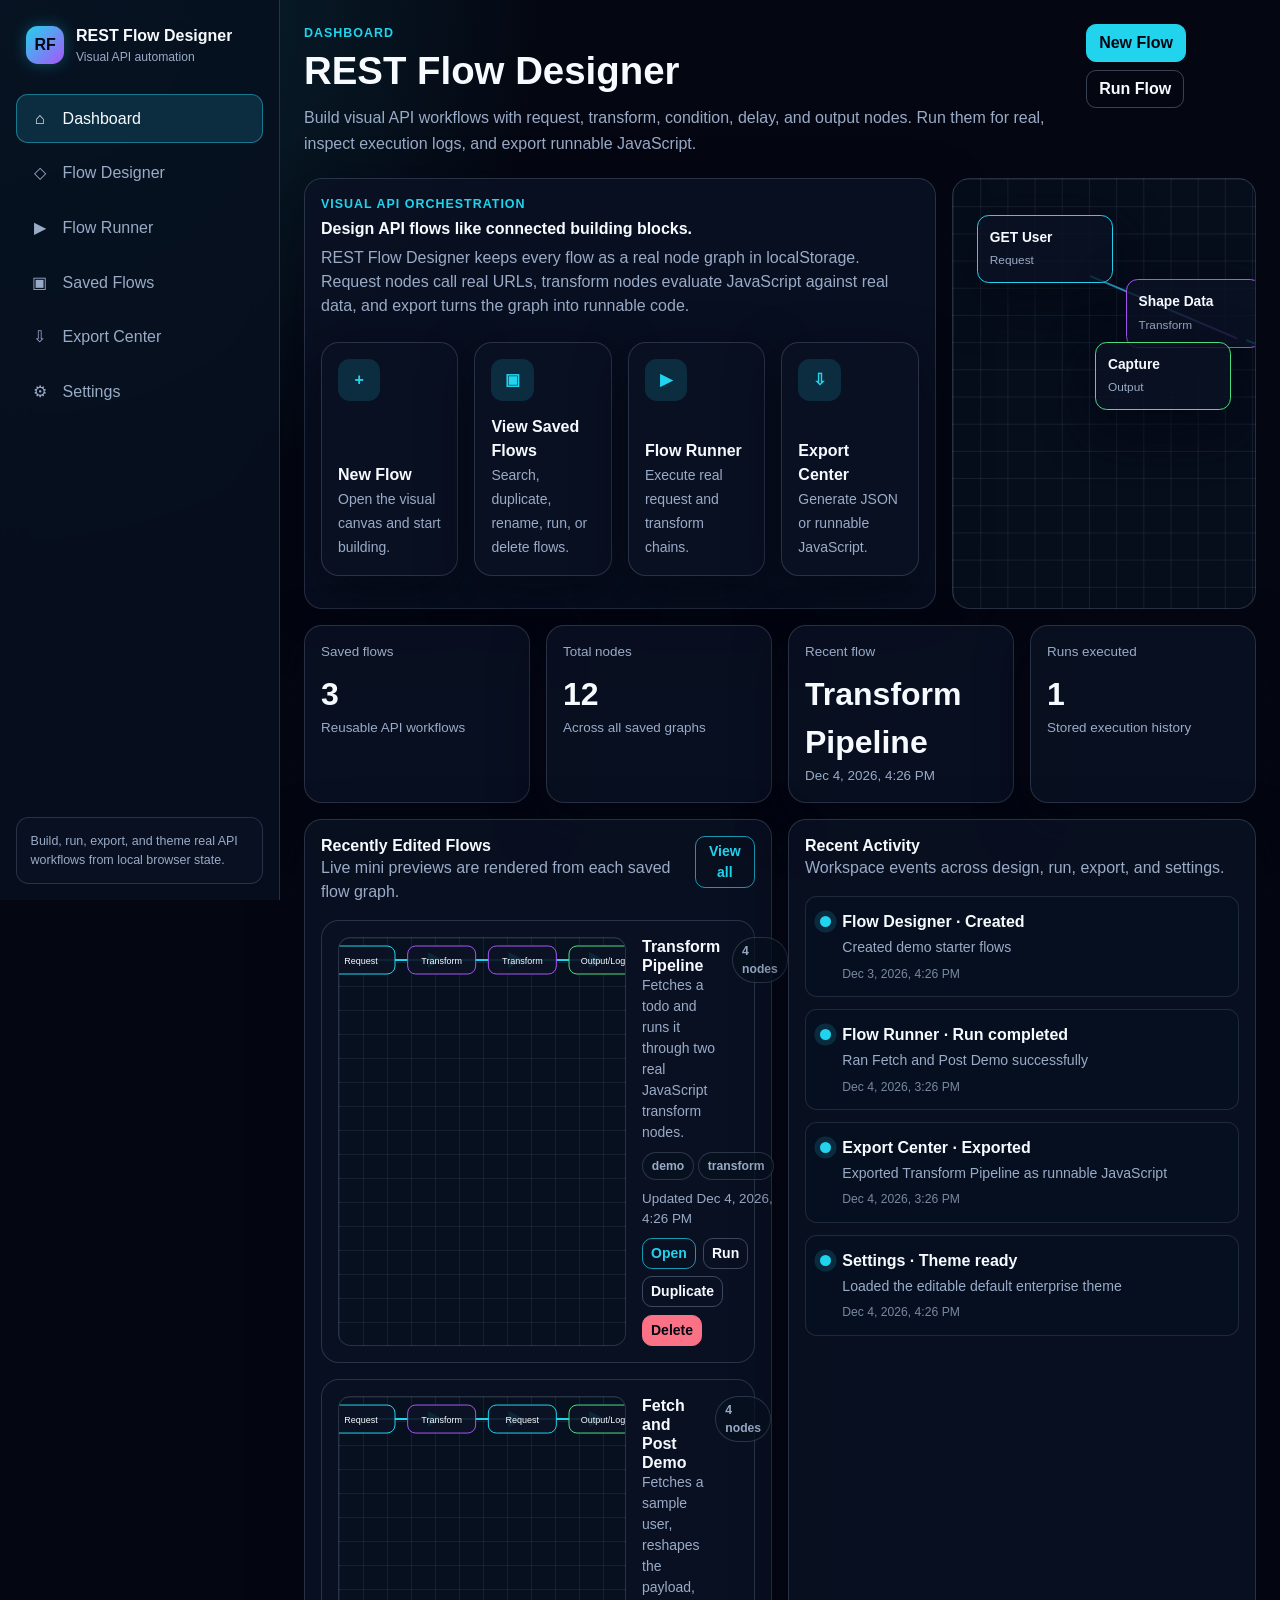
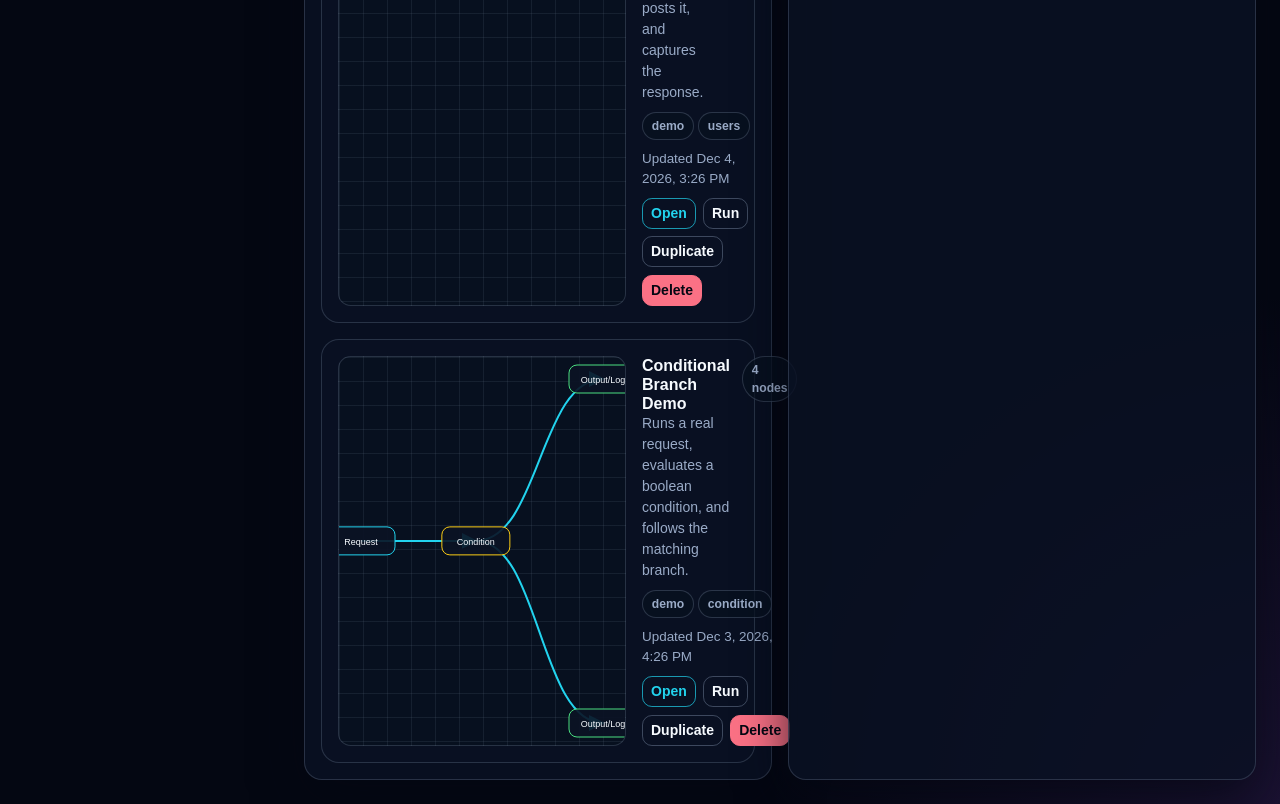
<file: index.html>
<!doctype html>
<html lang="en">
  <head>
    <meta charset="utf-8" />
    <meta name="viewport" content="width=device-width, initial-scale=1" />
    <title>REST Flow Designer | Dashboard</title>
    <link rel="icon" type="image/svg+xml" href="assets/favicon.svg" />
    <link rel="preconnect" href="https://fonts.googleapis.com" />
    <link rel="preconnect" href="https://fonts.gstatic.com" crossorigin />
    <link rel="stylesheet" href="https://fonts.googleapis.com/css2?family=Onest:wght@400;500;600;700&display=swap" />
    <meta
      name="description"
      content="An interactive browser-based visual workflow builder for designing and running real API flows — HTTP requests, transforms, conditions, and delays — with real execution and runnable code export."
    />
    <link rel="canonical" href="https://fazal305.github.io/rest-flow-designer/" />
    <meta property="og:type" content="website" />
    <meta property="og:url" content="https://fazal305.github.io/rest-flow-designer/" />
    <meta property="og:title" content="REST Flow Designer | Dashboard" />
    <meta
      property="og:description"
      content="An interactive browser-based visual workflow builder for designing and running real API flows — HTTP requests, transforms, conditions, and delays — with real execution and runnable code export."
    />
    <meta name="twitter:card" content="summary_large_image" />
    <meta name="twitter:title" content="REST Flow Designer | Dashboard" />
    <meta
      name="twitter:description"
      content="An interactive browser-based visual workflow builder for designing and running real API flows — HTTP requests, transforms, conditions, and delays — with real execution and runnable code export."
    />
    <link rel="preconnect" href="https://cdn.jsdelivr.net" />
    <link
      rel="stylesheet"
      href="https://cdn.jsdelivr.net/npm/bootstrap@5.3.3/dist/css/bootstrap.min.css"
    />
    <link rel="stylesheet" href="styles.css" />
    <link rel="stylesheet" href="css/dashboard.css" />
  </head>
  <body>
    <div class="app-shell">
      <div data-sidebar></div>

      <main class="app-main">
        <section class="page-header">
          <div>
            <p class="page-kicker">Dashboard</p>
            <h1 class="page-title">REST Flow Designer</h1>
            <p class="page-description">
              Build visual API workflows with request, transform, condition,
              delay, and output nodes. Run them for real, inspect execution
              logs, and export runnable JavaScript.
            </p>
          </div>
          <div class="d-flex gap-2 flex-wrap">
            <a class="btn btn-primary" href="flow-designer.html">New Flow</a>
            <a class="btn btn-outline-light" href="flow-runner.html"
              >Run Flow</a
            >
          </div>
        </section>

        <section class="dashboard-hero">
          <div class="app-card">
            <p class="page-kicker">Visual API orchestration</p>
            <h2 class="card-title mb-2">
              Design API flows like connected building blocks.
            </h2>
            <p class="card-text">
              REST Flow Designer keeps every flow as a real node graph in
              localStorage. Request nodes call real URLs, transform nodes
              evaluate JavaScript against real data, and export turns the graph
              into runnable code.
            </p>
            <div
              class="quick-action-grid grid-4 content-grid mt-4"
              id="quickActions"
            ></div>
          </div>

          <div
            class="hero-flow-strip"
            aria-label="Example API workflow illustration"
          >
            <div class="hero-line one"></div>
            <div class="hero-line two"></div>
            <div class="hero-node request">
              <div class="hero-node-title">GET User</div>
              <div class="hero-node-subtitle">Request</div>
            </div>
            <div class="hero-node transform">
              <div class="hero-node-title">Shape Data</div>
              <div class="hero-node-subtitle">Transform</div>
            </div>
            <div class="hero-node output">
              <div class="hero-node-title">Capture</div>
              <div class="hero-node-subtitle">Output</div>
            </div>
          </div>
        </section>

        <section
          class="stats-grid grid-4 content-grid"
          id="dashboardStats"
          aria-label="Workspace statistics"
        ></section>

        <section class="grid-2 content-grid">
          <div class="panel">
            <div
              class="d-flex justify-content-between align-items-start gap-3 mb-3"
            >
              <div>
                <h2 class="panel-title">Recently Edited Flows</h2>
                <p class="panel-text mb-0">
                  Live mini previews are rendered from each saved flow graph.
                </p>
              </div>
              <a class="btn btn-sm btn-outline-primary" href="saved-flows.html"
                >View all</a
              >
            </div>
            <div class="content-grid" id="recentFlows"></div>
          </div>

          <div class="panel">
            <div
              class="d-flex justify-content-between align-items-start gap-3 mb-3"
            >
              <div>
                <h2 class="panel-title">Recent Activity</h2>
                <p class="panel-text mb-0">
                  Workspace events across design, run, export, and settings.
                </p>
              </div>
            </div>
            <div class="activity-list" id="activityLog"></div>
          </div>
        </section>
      </main>
    </div>

    <script src="https://code.jquery.com/jquery-3.7.1.min.js"></script>
    <script src="https://cdn.jsdelivr.net/npm/bootstrap@5.3.3/dist/js/bootstrap.bundle.min.js"></script>
    <script src="js/shared.js"></script>
    <script src="js/dashboard.js"></script>
  </body>
</html>
</file>
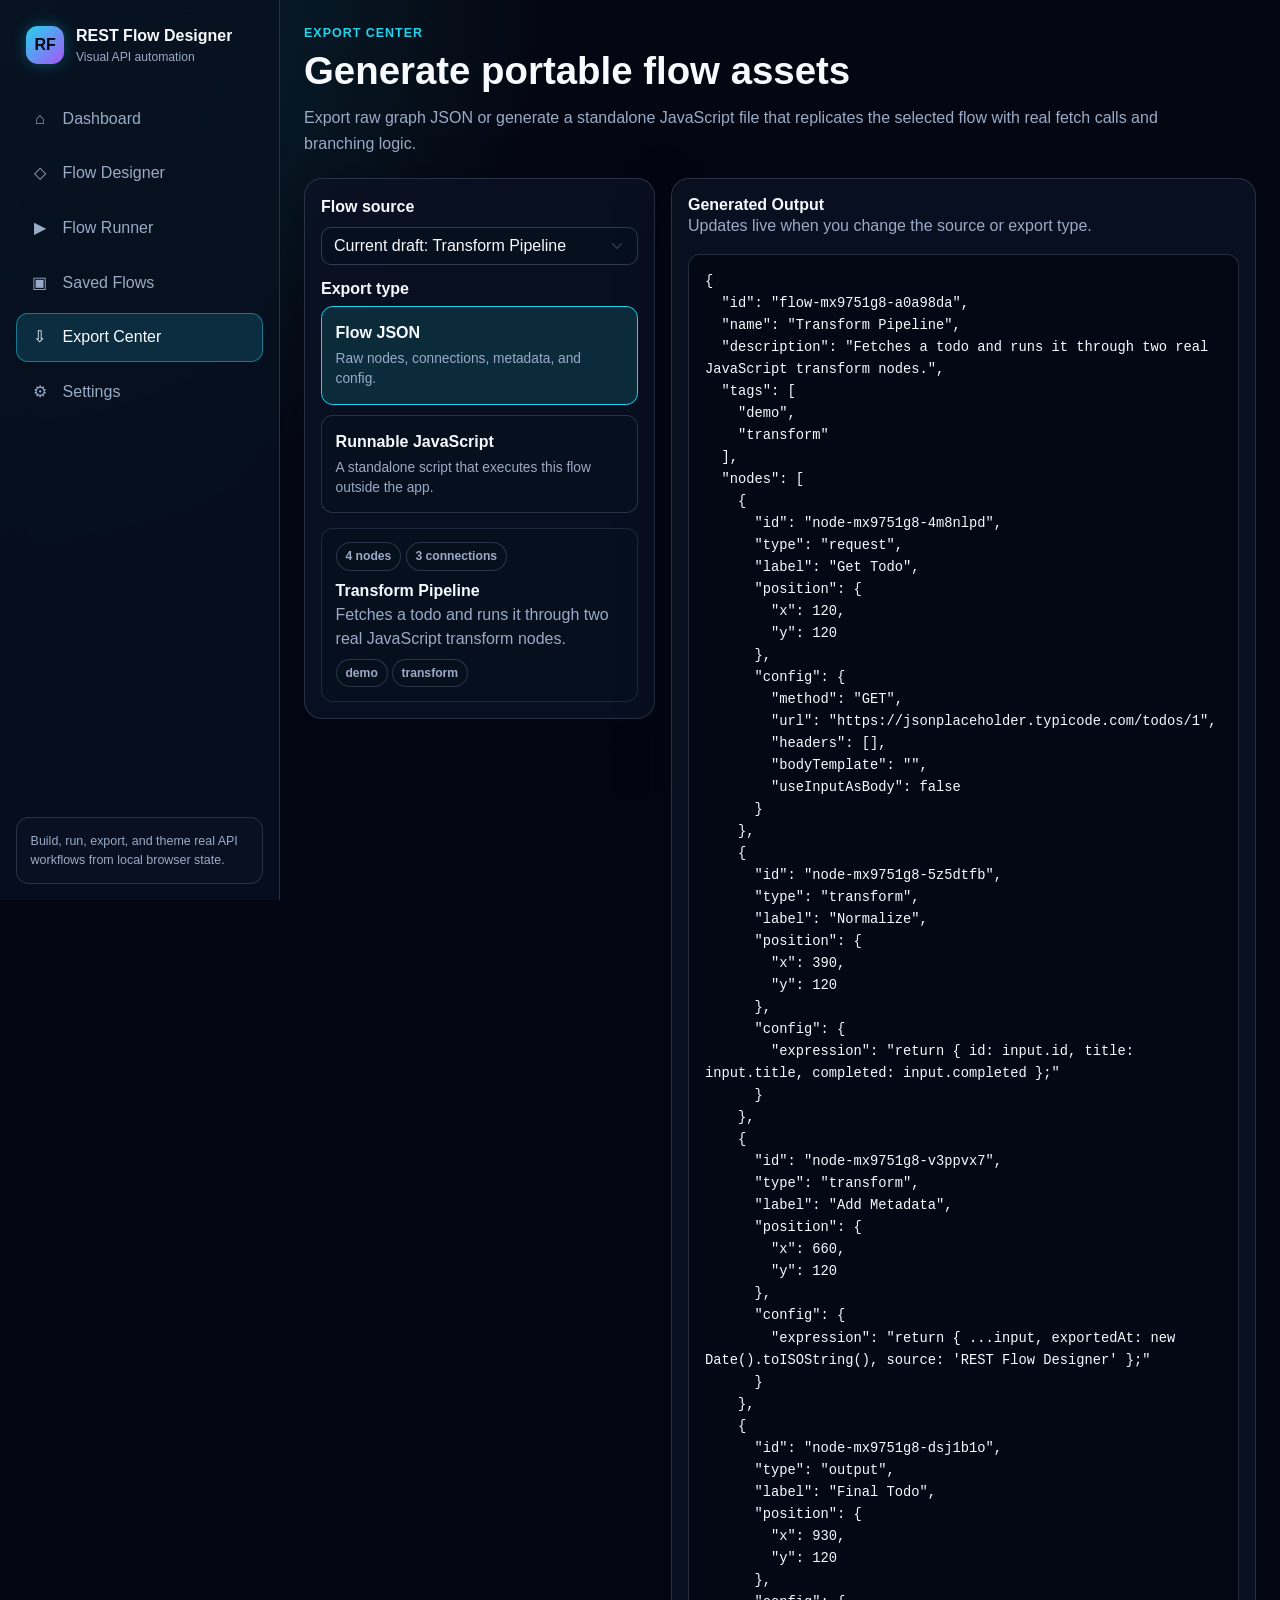
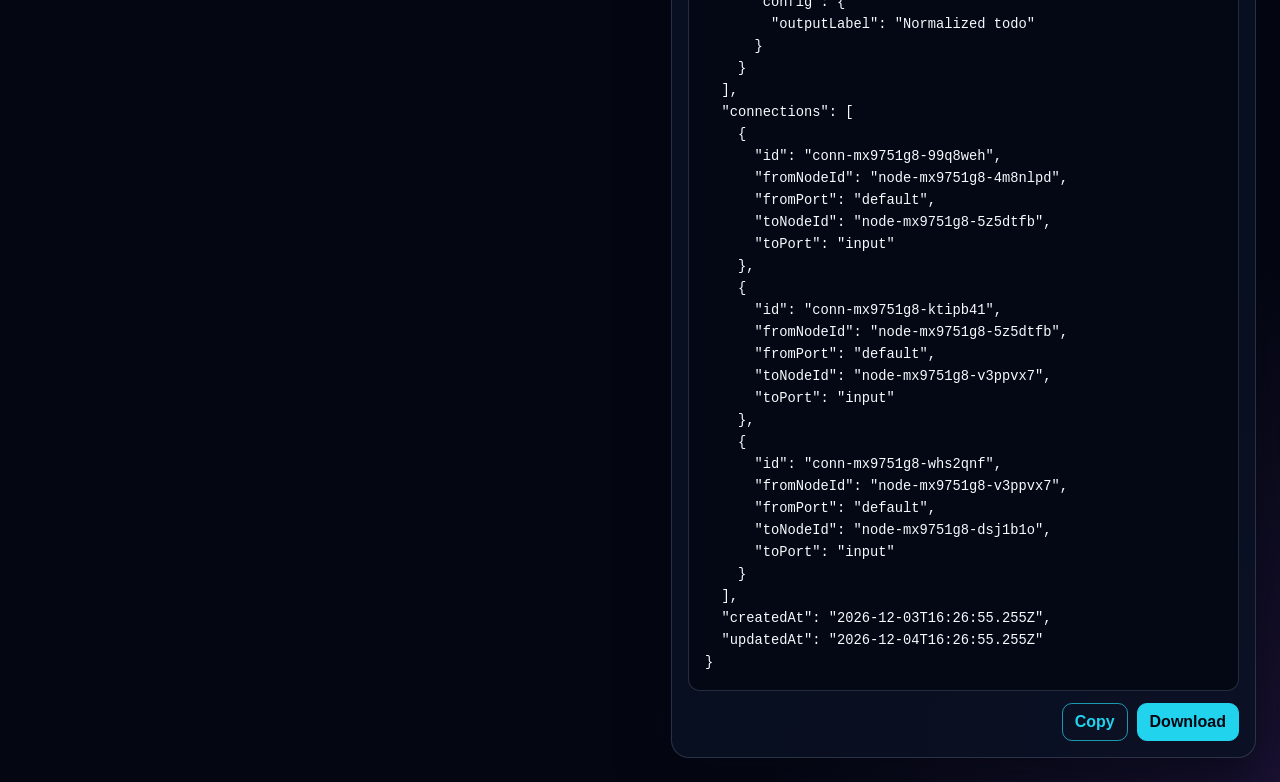
<file: export.html>
<!doctype html>
<html lang="en">
  <head>
    <meta charset="utf-8" />
    <meta name="viewport" content="width=device-width, initial-scale=1" />
    <title>REST Flow Designer | Export Center</title>
    <link rel="icon" type="image/svg+xml" href="assets/favicon.svg" />
    <link rel="preconnect" href="https://fonts.googleapis.com" />
    <link rel="preconnect" href="https://fonts.gstatic.com" crossorigin />
    <link rel="stylesheet" href="https://fonts.googleapis.com/css2?family=Onest:wght@400;500;600;700&display=swap" />
    <meta
      name="description"
      content="Export a saved API flow as raw graph JSON or generate a standalone runnable JavaScript file that replicates it with real fetch calls and branching logic."
    />
    <link rel="canonical" href="https://fazal305.github.io/rest-flow-designer/export.html" />
    <meta property="og:type" content="website" />
    <meta property="og:url" content="https://fazal305.github.io/rest-flow-designer/export.html" />
    <meta property="og:title" content="REST Flow Designer | Export Center" />
    <meta
      property="og:description"
      content="Export a saved API flow as raw graph JSON or generate a standalone runnable JavaScript file that replicates it with real fetch calls and branching logic."
    />
    <meta name="twitter:card" content="summary_large_image" />
    <meta name="twitter:title" content="REST Flow Designer | Export Center" />
    <meta
      name="twitter:description"
      content="Export a saved API flow as raw graph JSON or generate a standalone runnable JavaScript file that replicates it with real fetch calls and branching logic."
    />
    <link rel="preconnect" href="https://cdn.jsdelivr.net" />
    <link
      rel="stylesheet"
      href="https://cdn.jsdelivr.net/npm/bootstrap@5.3.3/dist/css/bootstrap.min.css"
    />
    <link rel="stylesheet" href="styles.css" />
    <link rel="stylesheet" href="css/export.css" />
  </head>
  <body>
    <div class="app-shell">
      <div data-sidebar></div>
      <main class="app-main">
        <section class="page-header">
          <div>
            <p class="page-kicker">Export Center</p>
            <h1 class="page-title">Generate portable flow assets</h1>
            <p class="page-description">
              Export raw graph JSON or generate a standalone JavaScript file
              that replicates the selected flow with real fetch calls and
              branching logic.
            </p>
          </div>
        </section>

        <section class="export-layout">
          <aside class="panel export-options">
            <div>
              <label class="form-label" for="exportSource">Flow source</label>
              <select class="form-select" id="exportSource"></select>
            </div>

            <div>
              <h2 class="panel-title mb-2">Export type</h2>
              <div class="export-type-grid" id="exportTypeGrid">
                <label class="export-type-card active" data-export-card="json">
                  <input type="radio" name="exportType" value="json" checked />
                  <span class="export-type-title">Flow JSON</span>
                  <span class="export-type-copy"
                    >Raw nodes, connections, metadata, and config.</span
                  >
                </label>
                <label class="export-type-card" data-export-card="javascript">
                  <input type="radio" name="exportType" value="javascript" />
                  <span class="export-type-title">Runnable JavaScript</span>
                  <span class="export-type-copy"
                    >A standalone script that executes this flow outside the
                    app.</span
                  >
                </label>
              </div>
            </div>

            <div class="export-summary" id="exportSummary"></div>
          </aside>

          <section class="panel">
            <div
              class="d-flex justify-content-between align-items-start gap-3 mb-3"
            >
              <div>
                <h2 class="panel-title">Generated Output</h2>
                <p class="panel-text mb-0">
                  Updates live when you change the source or export type.
                </p>
              </div>
            </div>
            <pre class="code-panel export-code-panel" id="exportCode"></pre>
            <div class="export-actions">
              <button class="btn btn-outline-primary" id="copyExportBtn">
                Copy
              </button>
              <button class="btn btn-primary" id="downloadExportBtn">
                Download
              </button>
            </div>
          </section>
        </section>
      </main>
    </div>

    <script src="https://code.jquery.com/jquery-3.7.1.min.js"></script>
    <script src="https://cdn.jsdelivr.net/npm/bootstrap@5.3.3/dist/js/bootstrap.bundle.min.js"></script>
    <script src="js/shared.js"></script>
    <script src="js/export.js"></script>
  </body>
</html>
</file>
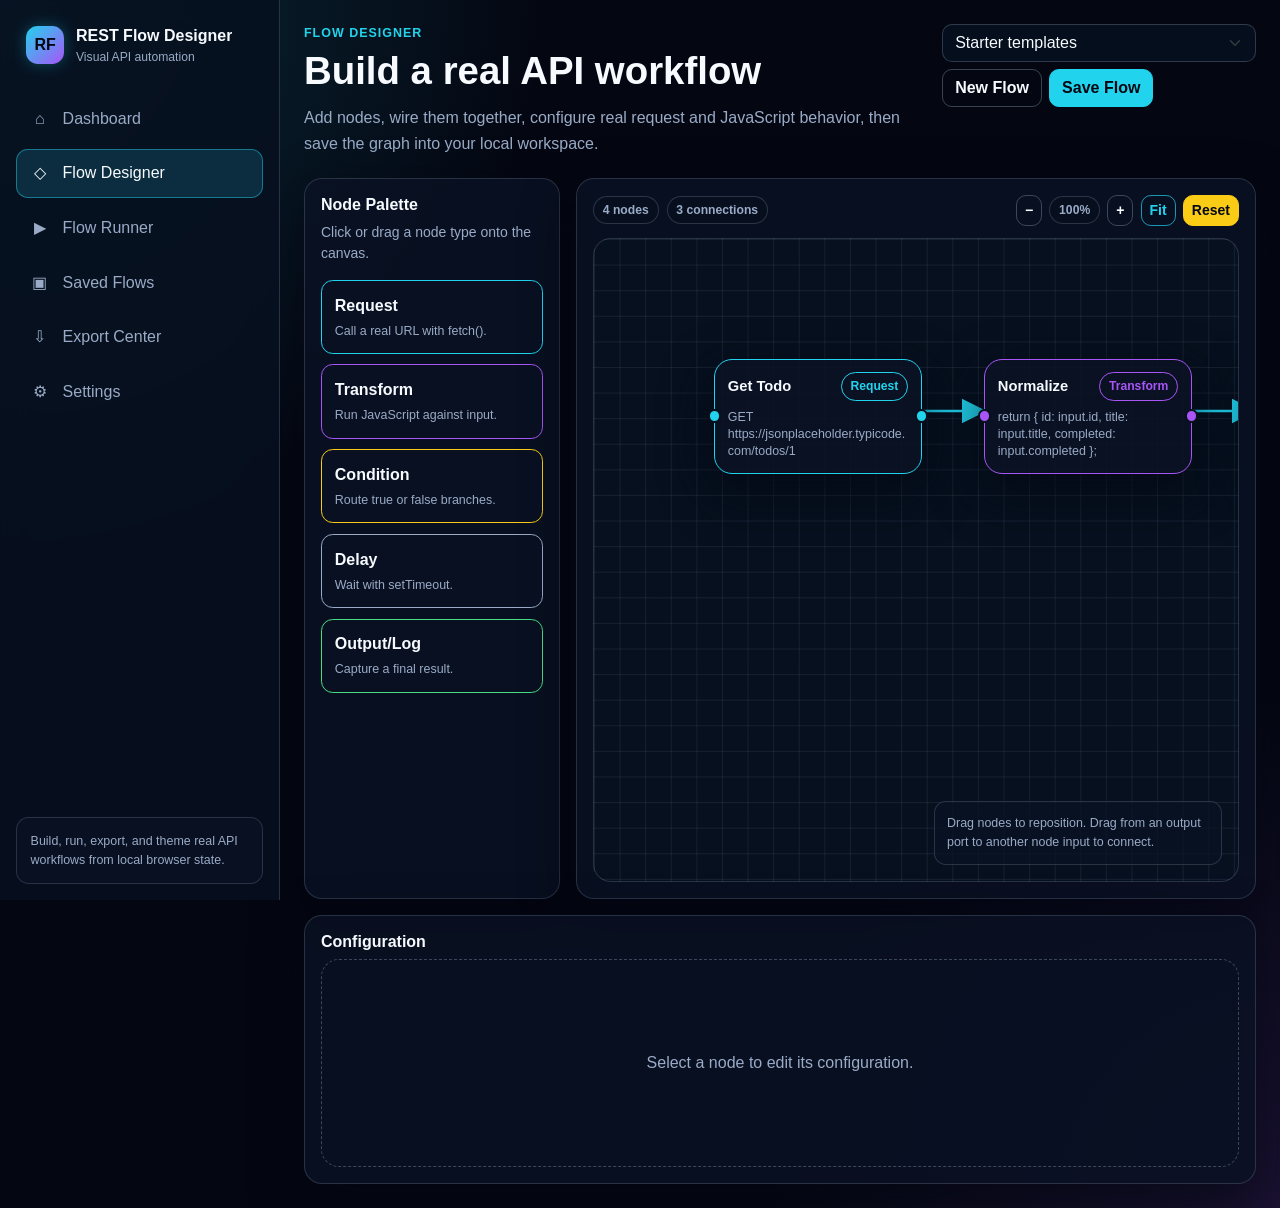
<file: flow-designer.html>
<!doctype html>
<html lang="en">
  <head>
    <meta charset="utf-8" />
    <meta name="viewport" content="width=device-width, initial-scale=1" />
    <title>REST Flow Designer | Flow Designer</title>
    <link rel="icon" type="image/svg+xml" href="assets/favicon.svg" />
    <link rel="preconnect" href="https://fonts.googleapis.com" />
    <link rel="preconnect" href="https://fonts.gstatic.com" crossorigin />
    <link rel="stylesheet" href="https://fonts.googleapis.com/css2?family=Onest:wght@400;500;600;700&display=swap" />
    <meta
      name="description"
      content="Build API workflows visually: add request, transform, condition, delay, and output nodes, wire them together, and save the graph to your local workspace."
    />
    <link rel="canonical" href="https://fazal305.github.io/rest-flow-designer/flow-designer.html" />
    <meta property="og:type" content="website" />
    <meta property="og:url" content="https://fazal305.github.io/rest-flow-designer/flow-designer.html" />
    <meta property="og:title" content="REST Flow Designer | Flow Designer" />
    <meta
      property="og:description"
      content="Build API workflows visually: add request, transform, condition, delay, and output nodes, wire them together, and save the graph to your local workspace."
    />
    <meta name="twitter:card" content="summary_large_image" />
    <meta name="twitter:title" content="REST Flow Designer | Flow Designer" />
    <meta
      name="twitter:description"
      content="Build API workflows visually: add request, transform, condition, delay, and output nodes, wire them together, and save the graph to your local workspace."
    />
    <link rel="preconnect" href="https://cdn.jsdelivr.net" />
    <link
      rel="stylesheet"
      href="https://cdn.jsdelivr.net/npm/bootstrap@5.3.3/dist/css/bootstrap.min.css"
    />
    <link rel="stylesheet" href="styles.css" />
    <link rel="stylesheet" href="css/flow-designer.css" />
  </head>
  <body>
    <div class="app-shell">
      <div data-sidebar></div>
      <main class="app-main">
        <section class="page-header">
          <div>
            <p class="page-kicker">Flow Designer</p>
            <h1 class="page-title">Build a real API workflow</h1>
            <p class="page-description">
              Add nodes, wire them together, configure real request and
              JavaScript behavior, then save the graph into your local
              workspace.
            </p>
          </div>
          <div class="toolbar-group">
            <select
              class="form-select"
              id="templateSelect"
              aria-label="Starter templates"
            ></select>
            <button class="btn btn-outline-light" id="newFlowBtn">
              New Flow
            </button>
            <button class="btn btn-primary" id="saveFlowBtn">Save Flow</button>
          </div>
        </section>

        <section class="designer-shell">
          <aside class="panel palette-panel">
            <h2 class="panel-title mb-2">Node Palette</h2>
            <p class="panel-text small">
              Click or drag a node type onto the canvas.
            </p>
            <div class="palette-list" id="paletteList"></div>
          </aside>

          <section class="panel canvas-panel">
            <div class="designer-toolbar">
              <div class="counter-strip">
                <span class="badge-token" id="nodeCount">0 nodes</span>
                <span class="badge-token" id="connectionCount"
                  >0 connections</span
                >
              </div>
              <div class="toolbar-group">
                <button class="btn btn-sm btn-outline-light" id="zoomOutBtn">
                  −
                </button>
                <span class="badge-token" id="zoomLabel">100%</span>
                <button class="btn btn-sm btn-outline-light" id="zoomInBtn">
                  +
                </button>
                <button class="btn btn-sm btn-outline-primary" id="fitBtn">
                  Fit
                </button>
                <button class="btn btn-sm btn-warning" id="resetBtn">
                  Reset
                </button>
              </div>
            </div>

            <div class="canvas-wrap" id="canvasWrap">
              <div class="flow-canvas" id="flowCanvas">
                <svg class="connection-layer" id="connectionLayer"></svg>
                <div id="nodeLayer"></div>
              </div>
              <div class="canvas-hint">
                Drag nodes to reposition. Drag from an output port to another
                node input to connect.
              </div>
            </div>
          </section>

          <aside class="panel config-panel">
            <h2 class="panel-title mb-2">Configuration</h2>
            <div id="configPanel"></div>
          </aside>
        </section>
      </main>
    </div>

    <div class="modal fade" id="saveFlowModal" tabindex="-1" aria-hidden="true">
      <div class="modal-dialog">
        <form class="modal-content" id="saveFlowForm">
          <div class="modal-header">
            <h2 class="modal-title fs-5">Save Flow</h2>
            <button
              type="button"
              class="btn-close"
              data-bs-dismiss="modal"
              aria-label="Close"
            ></button>
          </div>
          <div class="modal-body d-grid gap-3">
            <div>
              <label class="form-label" for="flowName">Name</label>
              <input class="form-control" id="flowName" required />
            </div>
            <div>
              <label class="form-label" for="flowDescription"
                >Description</label
              >
              <textarea
                class="form-control"
                id="flowDescription"
                rows="3"
              ></textarea>
            </div>
            <div>
              <label class="form-label" for="flowTags">Tags</label>
              <input
                class="form-control"
                id="flowTags"
                placeholder="demo, users, transform"
              />
            </div>
          </div>
          <div class="modal-footer">
            <button
              class="btn btn-outline-light"
              type="button"
              data-bs-dismiss="modal"
            >
              Cancel
            </button>
            <button class="btn btn-primary" type="submit">Save Flow</button>
          </div>
        </form>
      </div>
    </div>

    <script src="https://code.jquery.com/jquery-3.7.1.min.js"></script>
    <script src="https://cdn.jsdelivr.net/npm/bootstrap@5.3.3/dist/js/bootstrap.bundle.min.js"></script>
    <script src="js/shared.js"></script>
    <script src="js/flow-designer.js"></script>
  </body>
</html>
</file>
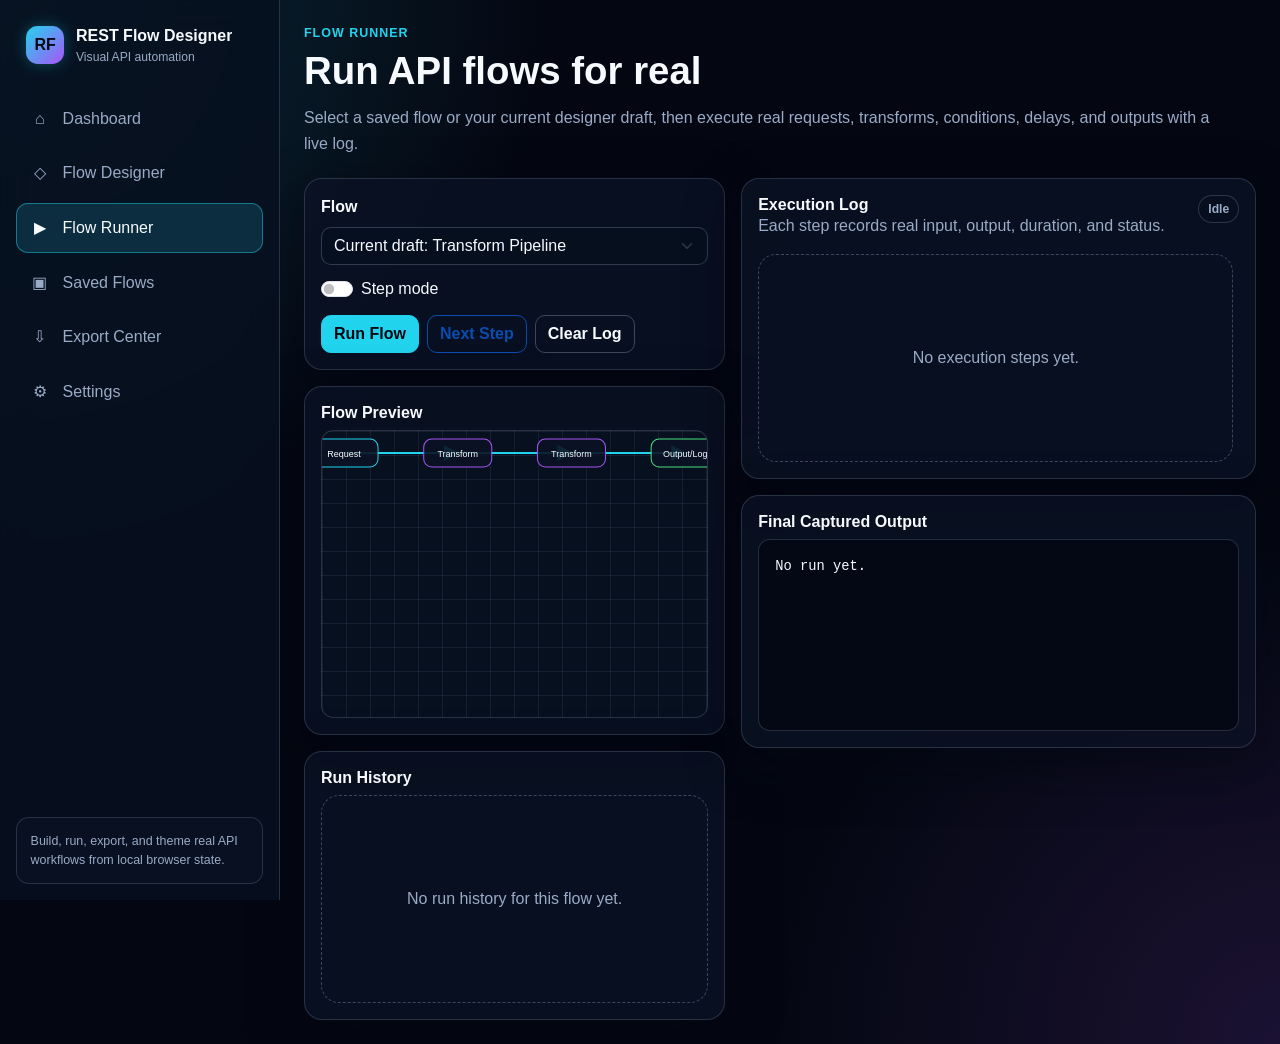
<file: flow-runner.html>
<!doctype html>
<html lang="en">
  <head>
    <meta charset="utf-8" />
    <meta name="viewport" content="width=device-width, initial-scale=1" />
    <title>REST Flow Designer | Flow Runner</title>
    <link rel="icon" type="image/svg+xml" href="assets/favicon.svg" />
    <link rel="preconnect" href="https://fonts.googleapis.com" />
    <link rel="preconnect" href="https://fonts.gstatic.com" crossorigin />
    <link rel="stylesheet" href="https://fonts.googleapis.com/css2?family=Onest:wght@400;500;600;700&display=swap" />
    <meta
      name="description"
      content="Run a saved flow or your current designer draft for real: execute live requests, transforms, conditions, and delays with a step-by-step execution log and captured output."
    />
    <link rel="canonical" href="https://fazal305.github.io/rest-flow-designer/flow-runner.html" />
    <meta property="og:type" content="website" />
    <meta property="og:url" content="https://fazal305.github.io/rest-flow-designer/flow-runner.html" />
    <meta property="og:title" content="REST Flow Designer | Flow Runner" />
    <meta
      property="og:description"
      content="Run a saved flow or your current designer draft for real: execute live requests, transforms, conditions, and delays with a step-by-step execution log and captured output."
    />
    <meta name="twitter:card" content="summary_large_image" />
    <meta name="twitter:title" content="REST Flow Designer | Flow Runner" />
    <meta
      name="twitter:description"
      content="Run a saved flow or your current designer draft for real: execute live requests, transforms, conditions, and delays with a step-by-step execution log and captured output."
    />
    <link rel="preconnect" href="https://cdn.jsdelivr.net" />
    <link
      rel="stylesheet"
      href="https://cdn.jsdelivr.net/npm/bootstrap@5.3.3/dist/css/bootstrap.min.css"
    />
    <link rel="stylesheet" href="styles.css" />
    <link rel="stylesheet" href="css/flow-runner.css" />
  </head>
  <body>
    <div class="app-shell">
      <div data-sidebar></div>
      <main class="app-main">
        <section class="page-header">
          <div>
            <p class="page-kicker">Flow Runner</p>
            <h1 class="page-title">Run API flows for real</h1>
            <p class="page-description">
              Select a saved flow or your current designer draft, then execute
              real requests, transforms, conditions, delays, and outputs with a
              live log.
            </p>
          </div>
        </section>

        <section class="runner-layout">
          <div class="content-grid">
            <div class="panel runner-controls">
              <div>
                <label class="form-label" for="flowSelect">Flow</label>
                <select class="form-select" id="flowSelect"></select>
              </div>
              <div class="form-check form-switch">
                <input
                  class="form-check-input"
                  type="checkbox"
                  role="switch"
                  id="stepModeToggle"
                />
                <label class="form-check-label" for="stepModeToggle"
                  >Step mode</label
                >
              </div>
              <div class="d-flex flex-wrap gap-2">
                <button class="btn btn-primary" id="runFlowBtn">
                  Run Flow
                </button>
                <button
                  class="btn btn-outline-primary"
                  id="nextStepBtn"
                  disabled
                >
                  Next Step
                </button>
                <button class="btn btn-outline-light" id="clearLogBtn">
                  Clear Log
                </button>
              </div>
            </div>

            <div class="panel">
              <h2 class="panel-title mb-2">Flow Preview</h2>
              <div
                class="mini-flow-preview runner-preview"
                id="runnerPreview"
              ></div>
            </div>

            <div class="panel">
              <h2 class="panel-title mb-2">Run History</h2>
              <div class="history-list" id="runHistory"></div>
            </div>
          </div>

          <div class="content-grid">
            <div class="panel">
              <div
                class="d-flex justify-content-between align-items-start gap-3 mb-3"
              >
                <div>
                  <h2 class="panel-title">Execution Log</h2>
                  <p class="panel-text mb-0">
                    Each step records real input, output, duration, and status.
                  </p>
                </div>
                <span class="badge-token" id="runStatus">Idle</span>
              </div>
              <div class="execution-log" id="executionLog"></div>
            </div>

            <div class="panel">
              <h2 class="panel-title mb-2">Final Captured Output</h2>
              <pre class="code-panel final-output" id="finalOutput">
No run yet.</pre
              >
            </div>
          </div>
        </section>
      </main>
    </div>

    <script src="https://code.jquery.com/jquery-3.7.1.min.js"></script>
    <script src="https://cdn.jsdelivr.net/npm/bootstrap@5.3.3/dist/js/bootstrap.bundle.min.js"></script>
    <script src="js/shared.js"></script>
    <script src="js/flow-runner.js"></script>
  </body>
</html>
</file>
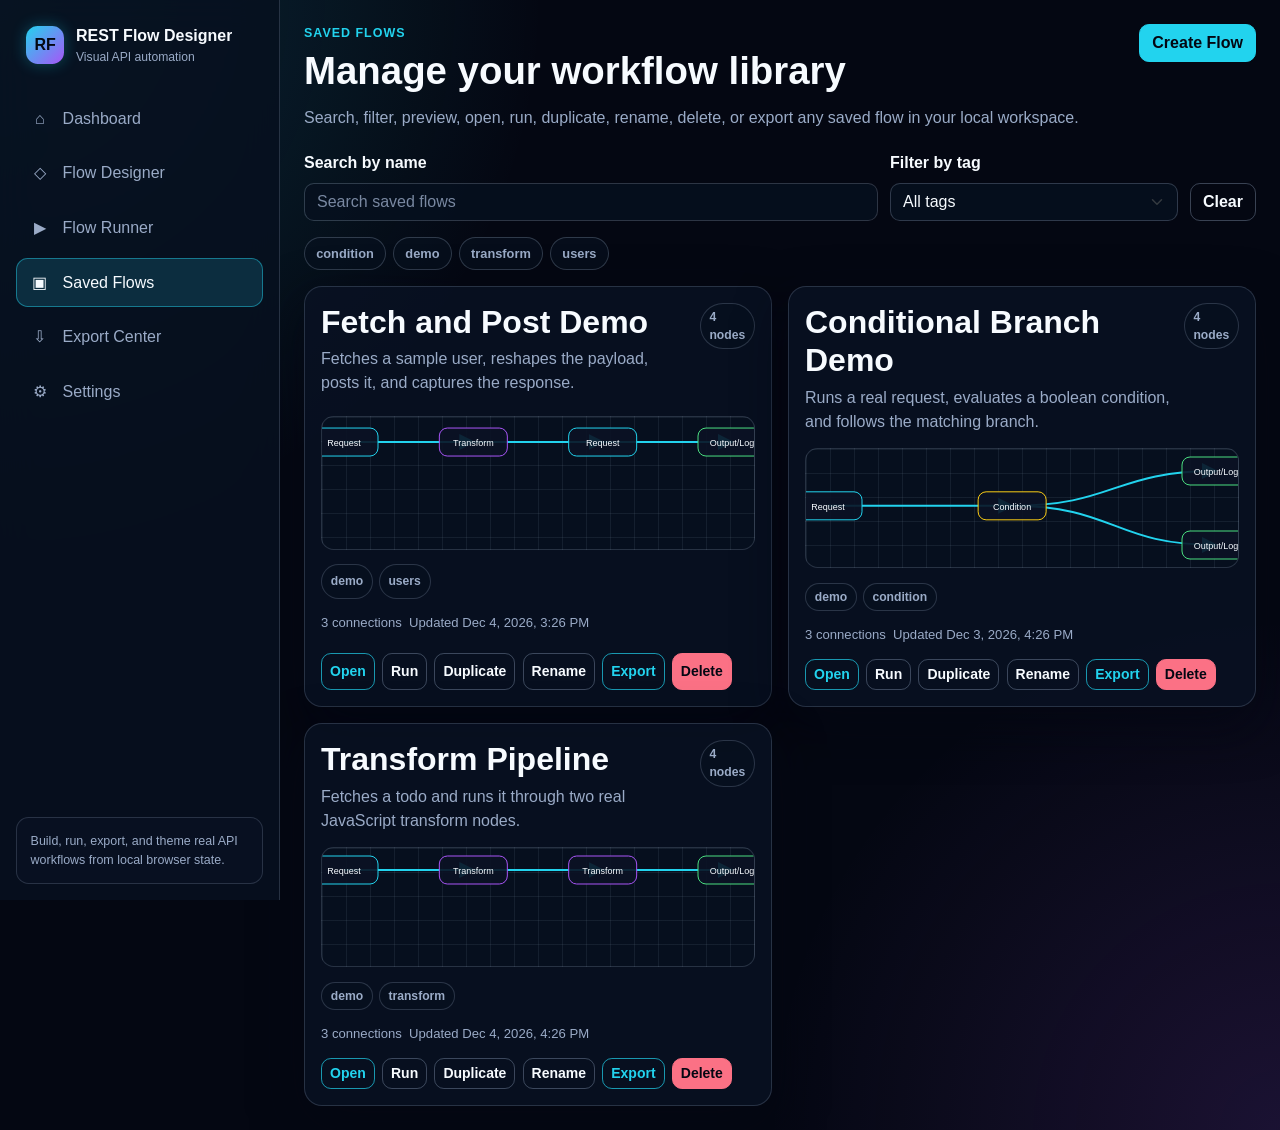
<file: saved-flows.html>
<!doctype html>
<html lang="en">
  <head>
    <meta charset="utf-8" />
    <meta name="viewport" content="width=device-width, initial-scale=1" />
    <title>REST Flow Designer | Saved Flows</title>
    <link rel="icon" type="image/svg+xml" href="assets/favicon.svg" />
    <link rel="preconnect" href="https://fonts.googleapis.com" />
    <link rel="preconnect" href="https://fonts.gstatic.com" crossorigin />
    <link rel="stylesheet" href="https://fonts.googleapis.com/css2?family=Onest:wght@400;500;600;700&display=swap" />
    <meta
      name="description"
      content="Search, filter, preview, open, run, duplicate, rename, delete, or export any saved API flow in your local REST Flow Designer workspace."
    />
    <link rel="canonical" href="https://fazal305.github.io/rest-flow-designer/saved-flows.html" />
    <meta property="og:type" content="website" />
    <meta property="og:url" content="https://fazal305.github.io/rest-flow-designer/saved-flows.html" />
    <meta property="og:title" content="REST Flow Designer | Saved Flows" />
    <meta
      property="og:description"
      content="Search, filter, preview, open, run, duplicate, rename, delete, or export any saved API flow in your local REST Flow Designer workspace."
    />
    <meta name="twitter:card" content="summary_large_image" />
    <meta name="twitter:title" content="REST Flow Designer | Saved Flows" />
    <meta
      name="twitter:description"
      content="Search, filter, preview, open, run, duplicate, rename, delete, or export any saved API flow in your local REST Flow Designer workspace."
    />
    <link rel="preconnect" href="https://cdn.jsdelivr.net" />
    <link
      rel="stylesheet"
      href="https://cdn.jsdelivr.net/npm/bootstrap@5.3.3/dist/css/bootstrap.min.css"
    />
    <link rel="stylesheet" href="styles.css" />
    <link rel="stylesheet" href="css/saved-flows.css" />
  </head>
  <body>
    <div class="app-shell">
      <div data-sidebar></div>
      <main class="app-main">
        <section class="page-header">
          <div>
            <p class="page-kicker">Saved Flows</p>
            <h1 class="page-title">Manage your workflow library</h1>
            <p class="page-description">
              Search, filter, preview, open, run, duplicate, rename, delete, or
              export any saved flow in your local workspace.
            </p>
          </div>
          <a class="btn btn-primary" href="flow-designer.html">Create Flow</a>
        </section>

        <section class="saved-toolbar">
          <div>
            <label class="form-label" for="searchInput">Search by name</label>
            <input
              class="form-control"
              id="searchInput"
              placeholder="Search saved flows"
            />
          </div>
          <div>
            <label class="form-label" for="tagFilter">Filter by tag</label>
            <select class="form-select" id="tagFilter"></select>
          </div>
          <button class="btn btn-outline-light" id="clearFiltersBtn">
            Clear
          </button>
        </section>

        <div class="filter-chip-row" id="tagChips"></div>
        <section class="saved-flow-grid" id="savedFlowGrid"></section>
      </main>
    </div>

    <div class="modal fade" id="renameModal" tabindex="-1" aria-hidden="true">
      <div class="modal-dialog">
        <form class="modal-content" id="renameForm">
          <div class="modal-header">
            <h2 class="modal-title fs-5">Rename Flow</h2>
            <button
              type="button"
              class="btn-close"
              data-bs-dismiss="modal"
              aria-label="Close"
            ></button>
          </div>
          <div class="modal-body">
            <input type="hidden" id="renameFlowId" />
            <label class="form-label" for="renameFlowName">New name</label>
            <input class="form-control" id="renameFlowName" required />
          </div>
          <div class="modal-footer">
            <button
              class="btn btn-outline-light"
              type="button"
              data-bs-dismiss="modal"
            >
              Cancel
            </button>
            <button class="btn btn-primary" type="submit">Rename</button>
          </div>
        </form>
      </div>
    </div>

    <script src="https://code.jquery.com/jquery-3.7.1.min.js"></script>
    <script src="https://cdn.jsdelivr.net/npm/bootstrap@5.3.3/dist/js/bootstrap.bundle.min.js"></script>
    <script src="js/shared.js"></script>
    <script src="js/saved-flows.js"></script>
  </body>
</html>
</file>
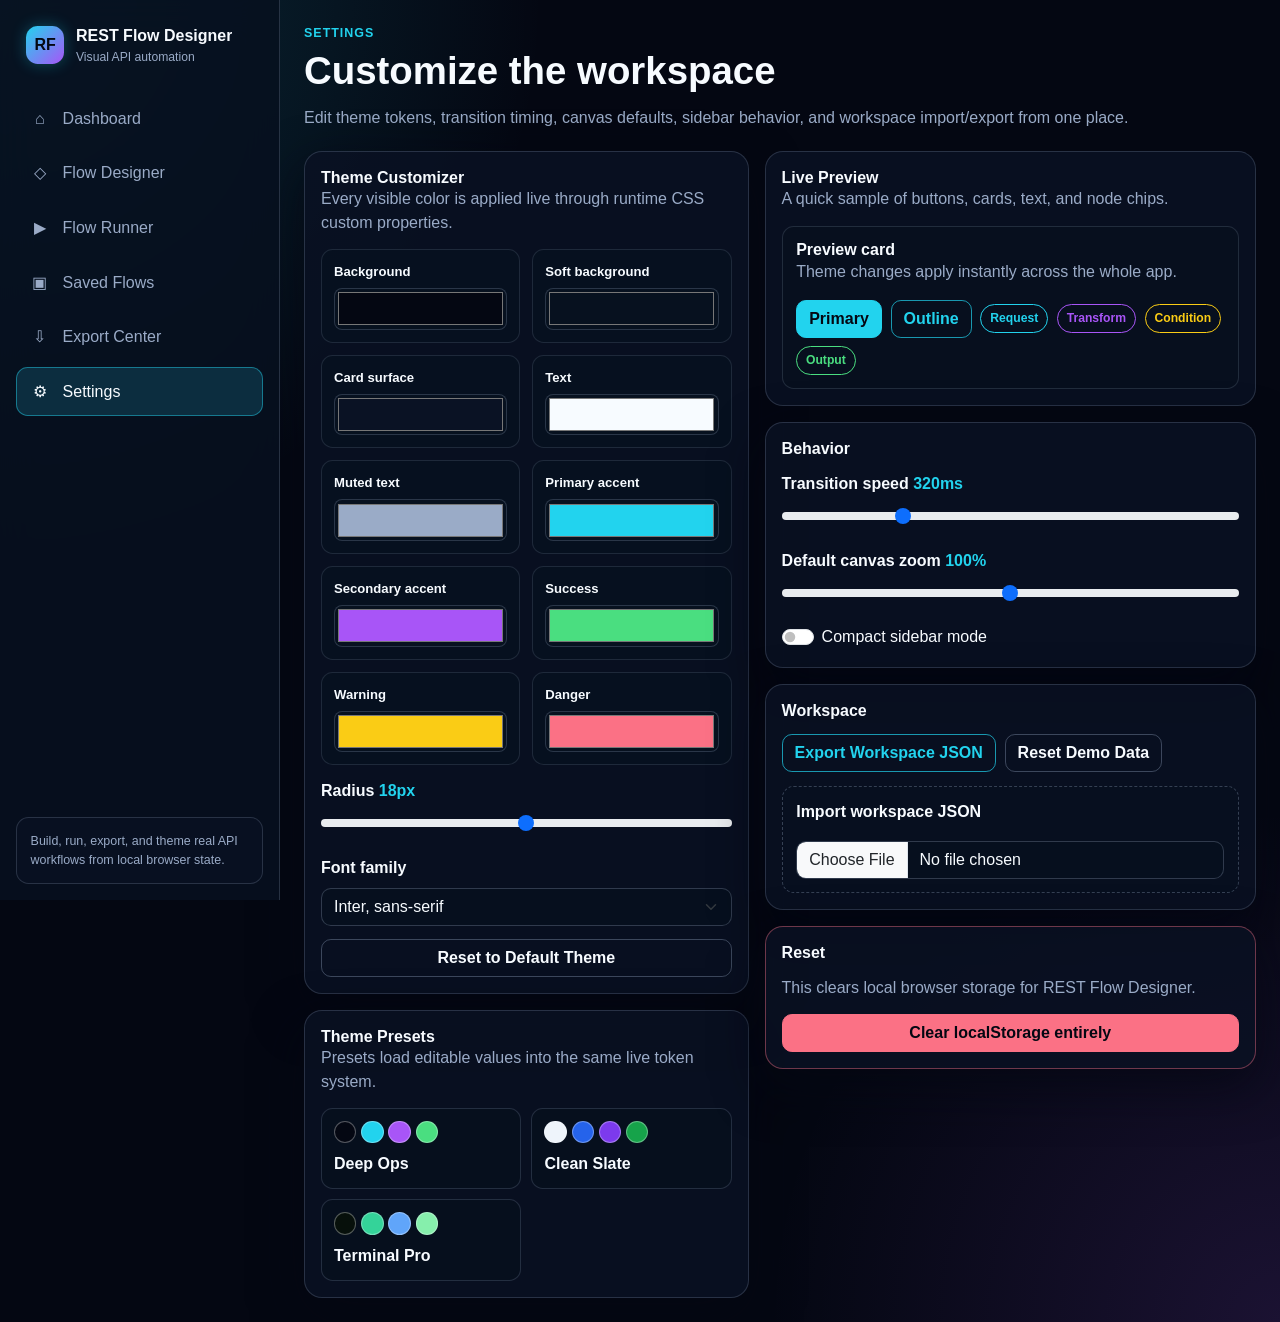
<file: settings.html>
<!doctype html>
<html lang="en">
  <head>
    <meta charset="utf-8" />
    <meta name="viewport" content="width=device-width, initial-scale=1" />
    <title>REST Flow Designer | Settings</title>
    <link rel="icon" type="image/svg+xml" href="assets/favicon.svg" />
    <link rel="preconnect" href="https://fonts.googleapis.com" />
    <link rel="preconnect" href="https://fonts.gstatic.com" crossorigin />
    <link rel="stylesheet" href="https://fonts.googleapis.com/css2?family=Onest:wght@400;500;600;700&display=swap" />
    <meta
      name="description"
      content="Customize REST Flow Designer's theme colors, radius, font, transition speed, canvas zoom, and sidebar behavior, plus import, export, or reset your local workspace data."
    />
    <link rel="canonical" href="https://fazal305.github.io/rest-flow-designer/settings.html" />
    <meta property="og:type" content="website" />
    <meta property="og:url" content="https://fazal305.github.io/rest-flow-designer/settings.html" />
    <meta property="og:title" content="REST Flow Designer | Settings" />
    <meta
      property="og:description"
      content="Customize REST Flow Designer's theme colors, radius, font, transition speed, canvas zoom, and sidebar behavior, plus import, export, or reset your local workspace data."
    />
    <meta name="twitter:card" content="summary_large_image" />
    <meta name="twitter:title" content="REST Flow Designer | Settings" />
    <meta
      name="twitter:description"
      content="Customize REST Flow Designer's theme colors, radius, font, transition speed, canvas zoom, and sidebar behavior, plus import, export, or reset your local workspace data."
    />
    <link rel="preconnect" href="https://cdn.jsdelivr.net" />
    <link
      rel="stylesheet"
      href="https://cdn.jsdelivr.net/npm/bootstrap@5.3.3/dist/css/bootstrap.min.css"
    />
    <link rel="stylesheet" href="styles.css" />
    <link rel="stylesheet" href="css/settings.css" />
  </head>
  <body>
    <div class="app-shell">
      <div data-sidebar></div>
      <main class="app-main">
        <section class="page-header">
          <div>
            <p class="page-kicker">Settings</p>
            <h1 class="page-title">Customize the workspace</h1>
            <p class="page-description">
              Edit theme tokens, transition timing, canvas defaults, sidebar
              behavior, and workspace import/export from one place.
            </p>
          </div>
        </section>

        <section class="settings-layout">
          <div class="content-grid">
            <div class="panel settings-section">
              <div>
                <h2 class="panel-title">Theme Customizer</h2>
                <p class="panel-text mb-0">
                  Every visible color is applied live through runtime CSS custom
                  properties.
                </p>
              </div>
              <div class="theme-token-grid" id="themeCustomizer"></div>
              <div>
                <label class="form-label" for="radiusInput"
                  >Radius <span class="range-value" id="radiusValue"></span
                ></label>
                <input
                  class="form-range"
                  id="radiusInput"
                  type="range"
                  min="4"
                  max="32"
                />
              </div>
              <div>
                <label class="form-label" for="fontFamilyInput"
                  >Font family</label
                >
                <select class="form-select" id="fontFamilyInput"></select>
              </div>
              <button class="btn btn-outline-light" id="resetThemeBtn">
                Reset to Default Theme
              </button>
            </div>

            <div class="panel settings-section">
              <div>
                <h2 class="panel-title">Theme Presets</h2>
                <p class="panel-text mb-0">
                  Presets load editable values into the same live token system.
                </p>
              </div>
              <div class="preset-grid" id="presetGrid"></div>
            </div>
          </div>

          <div class="content-grid">
            <div class="theme-preview">
              <div>
                <h2 class="panel-title">Live Preview</h2>
                <p class="panel-text mb-0">
                  A quick sample of buttons, cards, text, and node chips.
                </p>
              </div>
              <div class="preview-card">
                <h3 class="card-title">Preview card</h3>
                <p class="card-text">
                  Theme changes apply instantly across the whole app.
                </p>
                <div class="preview-strip">
                  <button class="btn btn-primary">Primary</button>
                  <button class="btn btn-outline-primary">Outline</button>
                  <span class="node-chip request">Request</span>
                  <span class="node-chip transform">Transform</span>
                  <span class="node-chip condition">Condition</span>
                  <span class="node-chip output">Output</span>
                </div>
              </div>
            </div>

            <div class="panel settings-section">
              <h2 class="panel-title">Behavior</h2>
              <div>
                <label class="form-label" for="transitionSpeedInput"
                  >Transition speed
                  <span class="range-value" id="transitionValue"></span
                ></label>
                <input
                  class="form-range"
                  id="transitionSpeedInput"
                  type="range"
                  min="120"
                  max="900"
                  step="20"
                />
              </div>
              <div>
                <label class="form-label" for="defaultZoomInput"
                  >Default canvas zoom
                  <span class="range-value" id="zoomValue"></span
                ></label>
                <input
                  class="form-range"
                  id="defaultZoomInput"
                  type="range"
                  min="0.5"
                  max="1.5"
                  step="0.05"
                />
              </div>
              <div class="form-check form-switch">
                <input
                  class="form-check-input"
                  type="checkbox"
                  role="switch"
                  id="compactSidebarInput"
                />
                <label class="form-check-label" for="compactSidebarInput"
                  >Compact sidebar mode</label
                >
              </div>
            </div>

            <div class="panel settings-section">
              <h2 class="panel-title">Workspace</h2>
              <div class="workspace-actions">
                <button class="btn btn-outline-primary" id="exportWorkspaceBtn">
                  Export Workspace JSON
                </button>
                <button class="btn btn-outline-light" id="resetDemoBtn">
                  Reset Demo Data
                </button>
              </div>
              <div class="import-box">
                <label class="form-label" for="importWorkspaceInput"
                  >Import workspace JSON</label
                >
                <input
                  class="form-control"
                  type="file"
                  id="importWorkspaceInput"
                  accept="application/json"
                />
              </div>
            </div>

            <div class="panel settings-section danger-zone">
              <h2 class="panel-title">Reset</h2>
              <p class="panel-text mb-0">
                This clears local browser storage for REST Flow Designer.
              </p>
              <button class="btn btn-danger" id="clearWorkspaceBtn">
                Clear localStorage entirely
              </button>
            </div>
          </div>
        </section>
      </main>
    </div>

    <script src="https://code.jquery.com/jquery-3.7.1.min.js"></script>
    <script src="https://cdn.jsdelivr.net/npm/bootstrap@5.3.3/dist/js/bootstrap.bundle.min.js"></script>
    <script src="js/shared.js"></script>
    <script src="js/settings.js"></script>
  </body>
</html>
</file>
<file: styles.css>
:root {
  --bg: #040712;
  --bg-soft: #07111f;
  --card: rgba(10, 18, 36, 0.9);
  --text: #f7fbff;
  --muted: #9aabc7;
  --primary: #22d3ee;
  --secondary: #a855f7;
  --success: #4ade80;
  --warning: #facc15;
  --danger: #fb7185;
  --radius: 18px;
  --font-family: "Onest", sans-serif;
  --transition-speed: 320ms;
  --sidebar-width: 280px;
  --sidebar-compact-width: 86px;
  --shadow-soft: 0 18px 50px color-mix(in srgb, var(--bg) 72%, transparent);
  --border-soft: 1px solid color-mix(in srgb, var(--muted) 22%, transparent);
  --code-font: "SFMono-Regular", Consolas, "Liberation Mono", monospace;
}

* {
  box-sizing: border-box;
}

html {
  min-height: 100%;
  background: var(--bg);
}

body {
  min-height: 100vh;
  margin: 0;
  background:
    radial-gradient(
      circle at top left,
      color-mix(in srgb, var(--primary) 18%, transparent),
      transparent 34rem
    ),
    radial-gradient(
      circle at bottom right,
      color-mix(in srgb, var(--secondary) 14%, transparent),
      transparent 32rem
    ),
    var(--bg);
  color: var(--text);
  font-family: var(--font-family);
  overflow-x: hidden;
}

body.compact-sidebar {
  --sidebar-width: var(--sidebar-compact-width);
}

a {
  color: var(--primary);
  text-decoration: none;
}

a:hover,
a:focus {
  color: color-mix(in srgb, var(--primary) 72%, var(--text));
}

button,
input,
select,
textarea {
  font-family: var(--font-family);
}

.app-shell {
  min-height: 100vh;
  display: flex;
}

.app-sidebar {
  position: sticky;
  top: 0;
  width: var(--sidebar-width);
  height: 100vh;
  flex: 0 0 var(--sidebar-width);
  padding: 1rem;
  background: color-mix(in srgb, var(--bg-soft) 88%, transparent);
  border-right: var(--border-soft);
  backdrop-filter: blur(18px);
  z-index: 20;
  transition:
    width var(--transition-speed) ease,
    flex-basis var(--transition-speed) ease;
}

.sidebar-brand {
  display: flex;
  align-items: center;
  gap: 0.75rem;
  min-height: 3rem;
  padding: 0.5rem 0.65rem 1rem;
  color: var(--text);
}

.brand-mark {
  display: grid;
  place-items: center;
  width: 2.35rem;
  height: 2.35rem;
  flex: 0 0 2.35rem;
  border-radius: calc(var(--radius) * 0.65);
  background: linear-gradient(135deg, var(--primary), var(--secondary));
  color: var(--bg);
  font-weight: 800;
  box-shadow: 0 0 0.95rem color-mix(in srgb, var(--primary) 30%, transparent);
}

.brand-copy {
  overflow: hidden;
}

.brand-title {
  margin: 0;
  font-size: 1rem;
  font-weight: 800;
  letter-spacing: 0;
  white-space: nowrap;
}

.brand-subtitle {
  display: block;
  color: var(--muted);
  font-size: 0.76rem;
  white-space: nowrap;
}

.sidebar-nav {
  display: grid;
  gap: 0.35rem;
  margin-top: 0.75rem;
}

.sidebar-link {
  display: flex;
  align-items: center;
  gap: 0.8rem;
  min-height: 2.75rem;
  padding: 0.72rem 0.8rem;
  border-radius: calc(var(--radius) * 0.65);
  color: var(--muted);
  border: 1px solid transparent;
  transition:
    background var(--transition-speed) ease,
    color var(--transition-speed) ease,
    border-color var(--transition-speed) ease,
    transform var(--transition-speed) ease;
}

.sidebar-link:hover,
.sidebar-link:focus {
  color: var(--text);
  background: color-mix(in srgb, var(--card) 72%, transparent);
  transform: translateX(0.15rem);
}

.sidebar-link.active {
  color: var(--text);
  background: color-mix(in srgb, var(--primary) 14%, var(--card));
  border-color: color-mix(in srgb, var(--primary) 46%, transparent);
}

.sidebar-icon {
  width: 1.25rem;
  min-width: 1.25rem;
  text-align: center;
  color: inherit;
}

.sidebar-footer {
  position: absolute;
  right: 1rem;
  bottom: 1rem;
  left: 1rem;
  padding: 0.85rem;
  border-radius: calc(var(--radius) * 0.7);
  background: color-mix(in srgb, var(--card) 86%, transparent);
  border: var(--border-soft);
  color: var(--muted);
  font-size: 0.78rem;
}

body.compact-sidebar .brand-copy,
body.compact-sidebar .sidebar-label,
body.compact-sidebar .sidebar-footer {
  display: none;
}

body.compact-sidebar .app-sidebar {
  padding-inline: 0.7rem;
}

body.compact-sidebar .sidebar-link {
  justify-content: center;
  padding-inline: 0.65rem;
}

.app-main {
  width: min(100%, calc(100vw - var(--sidebar-width)));
  flex: 1;
  min-height: 100vh;
  padding: 1.5rem;
  transition: width var(--transition-speed) ease;
}

.page-header {
  display: flex;
  align-items: flex-start;
  justify-content: space-between;
  gap: 1rem;
  margin-bottom: 1.25rem;
}

.page-kicker {
  margin: 0 0 0.35rem;
  color: var(--primary);
  font-size: 0.78rem;
  font-weight: 800;
  text-transform: uppercase;
  letter-spacing: 0.08em;
}

.page-title {
  margin: 0;
  color: var(--text);
  font-size: clamp(1.6rem, 3vw, 2.45rem);
  font-weight: 850;
  letter-spacing: 0;
}

.page-description {
  max-width: 58rem;
  margin: 0.65rem 0 0;
  color: var(--muted);
  line-height: 1.65;
}

.content-grid {
  display: grid;
  gap: 1rem;
}

.grid-2 {
  grid-template-columns: repeat(2, minmax(0, 1fr));
}

.grid-3 {
  grid-template-columns: repeat(3, minmax(0, 1fr));
}

.grid-4 {
  grid-template-columns: repeat(4, minmax(0, 1fr));
}

.app-card,
.stat-card,
.action-card,
.panel {
  border: var(--border-soft);
  border-radius: var(--radius);
  background: color-mix(in srgb, var(--card) 92%, transparent);
  box-shadow: var(--shadow-soft);
}

.app-card,
.stat-card,
.panel {
  padding: 1rem;
}

.action-card {
  display: flex;
  min-height: 8rem;
  padding: 1rem;
  color: var(--text);
  transition:
    transform var(--transition-speed) ease,
    border-color var(--transition-speed) ease,
    background var(--transition-speed) ease;
}

.action-card:hover,
.action-card:focus {
  color: var(--text);
  transform: translateY(-0.2rem);
  border-color: color-mix(in srgb, var(--primary) 48%, transparent);
  background: color-mix(in srgb, var(--primary) 10%, var(--card));
}

.card-title,
.panel-title {
  margin: 0;
  color: var(--text);
  font-size: 1rem;
  font-weight: 760;
}

.card-text,
.panel-text,
.muted-text {
  color: var(--muted);
}

.stat-value {
  margin: 0.5rem 0 0;
  font-size: 2rem;
  font-weight: 850;
  color: var(--text);
}

.stat-label {
  margin: 0;
  color: var(--muted);
  font-size: 0.84rem;
}

.badge-token {
  display: inline-flex;
  align-items: center;
  gap: 0.35rem;
  border-radius: 999px;
  border: 1px solid color-mix(in srgb, var(--muted) 24%, transparent);
  background: color-mix(in srgb, var(--bg-soft) 72%, transparent);
  color: var(--muted);
  padding: 0.25rem 0.55rem;
  font-size: 0.76rem;
  font-weight: 700;
}

.status-success {
  color: var(--success);
}

.status-warning {
  color: var(--warning);
}

.status-danger,
.status-error {
  color: var(--danger);
}

.form-control,
.form-select {
  border-radius: calc(var(--radius) * 0.55);
  border-color: color-mix(in srgb, var(--muted) 28%, transparent);
  background-color: color-mix(in srgb, var(--bg-soft) 82%, transparent);
  color: var(--text);
}

.form-control:focus,
.form-select:focus {
  border-color: var(--primary);
  background-color: color-mix(in srgb, var(--bg-soft) 90%, transparent);
  color: var(--text);
  box-shadow: 0 0 0 0.2rem color-mix(in srgb, var(--primary) 22%, transparent);
}

.form-control::placeholder {
  color: color-mix(in srgb, var(--muted) 78%, transparent);
}

.form-label {
  color: var(--text);
  font-weight: 740;
}

.form-text {
  color: var(--muted);
}

.btn {
  border-radius: calc(var(--radius) * 0.55);
  font-weight: 760;
}

.btn-primary {
  border-color: var(--primary);
  background: var(--primary);
  color: var(--bg);
}

.btn-primary:hover,
.btn-primary:focus {
  border-color: color-mix(in srgb, var(--primary) 80%, var(--text));
  background: color-mix(in srgb, var(--primary) 82%, var(--text));
  color: var(--bg);
}

.btn-outline-primary {
  border-color: color-mix(in srgb, var(--primary) 70%, transparent);
  color: var(--primary);
}

.btn-outline-primary:hover,
.btn-outline-primary:focus {
  border-color: var(--primary);
  background: var(--primary);
  color: var(--bg);
}

.btn-outline-light {
  border-color: color-mix(in srgb, var(--muted) 36%, transparent);
  color: var(--text);
}

.btn-outline-light:hover,
.btn-outline-light:focus {
  border-color: var(--text);
  background: color-mix(in srgb, var(--text) 14%, transparent);
  color: var(--text);
}

.btn-danger {
  border-color: var(--danger);
  background: var(--danger);
  color: var(--bg);
}

.btn-warning {
  border-color: var(--warning);
  background: var(--warning);
  color: var(--bg);
}

.btn-success {
  border-color: var(--success);
  background: var(--success);
  color: var(--bg);
}

.table {
  color: var(--text);
  border-color: color-mix(in srgb, var(--muted) 24%, transparent);
}

.table thead th {
  color: var(--muted);
  border-color: color-mix(in srgb, var(--muted) 24%, transparent);
}

.table td,
.table th {
  border-color: color-mix(in srgb, var(--muted) 18%, transparent);
}

.dropdown-menu {
  border: var(--border-soft);
  border-radius: calc(var(--radius) * 0.7);
  background: var(--bg-soft);
  box-shadow: var(--shadow-soft);
}

.dropdown-item {
  color: var(--text);
}

.dropdown-item:hover,
.dropdown-item:focus {
  color: var(--text);
  background: color-mix(in srgb, var(--primary) 16%, transparent);
}

.modal-content {
  border-radius: var(--radius);
  border: var(--border-soft);
  background: var(--bg-soft);
  color: var(--text);
}

.modal-header,
.modal-footer {
  border-color: color-mix(in srgb, var(--muted) 20%, transparent);
}

.toast-container {
  z-index: 3000;
}

.app-toast {
  border-radius: calc(var(--radius) * 0.65);
  border: var(--border-soft);
  background: var(--bg-soft);
  color: var(--text);
  box-shadow: var(--shadow-soft);
}

.empty-state {
  display: grid;
  place-items: center;
  min-height: 13rem;
  padding: 2rem;
  border: 1px dashed color-mix(in srgb, var(--muted) 36%, transparent);
  border-radius: var(--radius);
  background: color-mix(in srgb, var(--card) 64%, transparent);
  color: var(--muted);
  text-align: center;
}

.code-panel,
textarea.code-panel,
pre.code-panel {
  width: 100%;
  min-height: 12rem;
  margin: 0;
  border: var(--border-soft);
  border-radius: calc(var(--radius) * 0.65);
  background: color-mix(in srgb, var(--bg) 86%, var(--bg-soft));
  color: var(--text);
  font-family: var(--code-font);
  font-size: 0.86rem;
  line-height: 1.6;
  padding: 1rem;
  overflow: auto;
  white-space: pre-wrap;
}

.node-chip {
  display: inline-flex;
  align-items: center;
  gap: 0.4rem;
  border-radius: 999px;
  padding: 0.25rem 0.55rem;
  border: 1px solid currentColor;
  font-size: 0.76rem;
  font-weight: 800;
}

.node-chip.request {
  color: var(--primary);
}

.node-chip.transform {
  color: var(--secondary);
}

.node-chip.condition {
  color: var(--warning);
}

.node-chip.delay {
  color: var(--muted);
}

.node-chip.output {
  color: var(--success);
}

.mini-flow-preview {
  position: relative;
  min-height: 7.5rem;
  overflow: hidden;
  border-radius: calc(var(--radius) * 0.7);
  border: var(--border-soft);
  background:
    linear-gradient(
      color-mix(in srgb, var(--muted) 10%, transparent) 1px,
      transparent 1px
    ),
    linear-gradient(
      90deg,
      color-mix(in srgb, var(--muted) 10%, transparent) 1px,
      transparent 1px
    ),
    color-mix(in srgb, var(--bg-soft) 72%, transparent);
  background-size: 1.5rem 1.5rem;
}

.transition-overlay {
  position: fixed;
  inset: 0;
  display: grid;
  place-items: center;
  background: var(--bg);
  color: var(--text);
  z-index: 5000;
  opacity: 1;
  pointer-events: auto;
  transition: opacity var(--transition-speed) ease;
}

.transition-overlay.is-hidden {
  opacity: 0;
  pointer-events: none;
}

.transition-loader {
  display: none;
  align-items: center;
  gap: 0.75rem;
  padding: 0.85rem 1rem;
  border-radius: 999px;
  border: var(--border-soft);
  background: color-mix(in srgb, var(--card) 88%, transparent);
  color: var(--muted);
}

.transition-overlay.show-loader .transition-loader {
  display: inline-flex;
}

.transition-spinner {
  width: 1.1rem;
  height: 1.1rem;
  border-radius: 50%;
  border: 0.18rem solid color-mix(in srgb, var(--primary) 28%, transparent);
  border-top-color: var(--primary);
  animation: spin 800ms linear infinite;
}

@keyframes spin {
  to {
    transform: rotate(360deg);
  }
}

.page-enter {
  animation: pageEnter var(--transition-speed) ease both;
}

@keyframes pageEnter {
  from {
    opacity: 0;
    transform: translateY(0.35rem);
  }

  to {
    opacity: 1;
    transform: translateY(0);
  }
}

::-webkit-scrollbar {
  width: 0.75rem;
  height: 0.75rem;
}

::-webkit-scrollbar-track {
  background: color-mix(in srgb, var(--bg-soft) 80%, transparent);
}

::-webkit-scrollbar-thumb {
  background: color-mix(in srgb, var(--muted) 38%, transparent);
  border-radius: 999px;
}

::-webkit-scrollbar-thumb:hover {
  background: color-mix(in srgb, var(--primary) 42%, transparent);
}

@media (max-width: 1180px) {
  .grid-4 {
    grid-template-columns: repeat(2, minmax(0, 1fr));
  }

  .grid-3 {
    grid-template-columns: repeat(2, minmax(0, 1fr));
  }
}

@media (max-width: 860px) {
  .app-shell {
    display: block;
  }

  .app-sidebar {
    position: relative;
    width: 100%;
    height: auto;
    min-height: auto;
    flex-basis: auto;
    border-right: 0;
    border-bottom: var(--border-soft);
  }

  .sidebar-brand {
    padding-bottom: 0.5rem;
  }

  .sidebar-nav {
    grid-template-columns: repeat(3, minmax(0, 1fr));
  }

  .sidebar-footer {
    position: static;
    margin-top: 0.75rem;
  }

  .app-main {
    width: 100%;
    padding: 1rem;
  }

  body.compact-sidebar .brand-copy,
  body.compact-sidebar .sidebar-label,
  body.compact-sidebar .sidebar-footer {
    display: block;
  }

  body.compact-sidebar .sidebar-link {
    justify-content: flex-start;
  }

  .page-header {
    display: grid;
  }

  .grid-2,
  .grid-3,
  .grid-4 {
    grid-template-columns: 1fr;
  }
}

@media (max-width: 560px) {
  .sidebar-nav {
    grid-template-columns: 1fr;
  }

  .app-main {
    padding: 0.85rem;
  }

  .page-title {
    font-size: 1.65rem;
  }

  .app-card,
  .stat-card,
  .panel {
    padding: 0.85rem;
  }
}
</file>
<file: css/dashboard.css>
.dashboard-hero {
  display: grid;
  grid-template-columns: minmax(0, 1.35fr) minmax(18rem, 0.65fr);
  gap: 1rem;
  align-items: stretch;
  margin-bottom: 1rem;
}

.dashboard-hero .app-card {
  min-height: 100%;
}

.hero-flow-strip {
  position: relative;
  min-height: 17rem;
  overflow: hidden;
  border-radius: var(--radius);
  border: var(--border-soft);
  background:
    linear-gradient(
      color-mix(in srgb, var(--muted) 11%, transparent) 1px,
      transparent 1px
    ),
    linear-gradient(
      90deg,
      color-mix(in srgb, var(--muted) 11%, transparent) 1px,
      transparent 1px
    ),
    color-mix(in srgb, var(--bg-soft) 74%, transparent);
  background-size: 1.7rem 1.7rem;
}

.hero-node {
  position: absolute;
  width: 8.5rem;
  padding: 0.75rem;
  border-radius: calc(var(--radius) * 0.65);
  border: 1px solid currentColor;
  background: color-mix(in srgb, var(--card) 92%, transparent);
  box-shadow: var(--shadow-soft);
}

.hero-node.request {
  top: 2.25rem;
  left: 1.5rem;
  color: var(--primary);
}

.hero-node.transform {
  top: 6.3rem;
  left: 10.8rem;
  color: var(--secondary);
}

.hero-node.output {
  top: 10.2rem;
  right: 1.5rem;
  color: var(--success);
}

.hero-node-title {
  color: var(--text);
  font-weight: 800;
  font-size: 0.86rem;
}

.hero-node-subtitle {
  margin-top: 0.25rem;
  color: var(--muted);
  font-size: 0.74rem;
}

.hero-line {
  position: absolute;
  height: 0.15rem;
  border-radius: 999px;
  background: linear-gradient(90deg, var(--primary), var(--secondary));
  transform-origin: left center;
}

.hero-line.one {
  width: 10rem;
  top: 6rem;
  left: 8.6rem;
  transform: rotate(23deg);
}

.hero-line.two {
  width: 9.5rem;
  top: 10rem;
  left: 18.3rem;
  transform: rotate(22deg);
}

.stats-grid {
  margin-bottom: 1rem;
}

.quick-action-grid {
  margin-bottom: 1rem;
}

.action-card-content {
  display: grid;
  align-content: space-between;
  gap: 0.85rem;
  width: 100%;
}

.action-icon {
  display: grid;
  place-items: center;
  width: 2.65rem;
  height: 2.65rem;
  border-radius: calc(var(--radius) * 0.65);
  background: color-mix(in srgb, var(--primary) 14%, transparent);
  color: var(--primary);
  font-weight: 850;
}

.recent-flow-card {
  display: grid;
  grid-template-columns: minmax(12rem, 18rem) minmax(0, 1fr);
  gap: 1rem;
  align-items: stretch;
  padding: 1rem;
  border-radius: var(--radius);
  border: var(--border-soft);
  background: color-mix(in srgb, var(--card) 82%, transparent);
}

.recent-flow-meta {
  display: grid;
  gap: 0.55rem;
}

.recent-flow-title-row {
  display: flex;
  align-items: flex-start;
  justify-content: space-between;
  gap: 0.75rem;
}

.recent-flow-actions {
  display: flex;
  flex-wrap: wrap;
  gap: 0.45rem;
}

.activity-list {
  display: grid;
  gap: 0.7rem;
}

.activity-item {
  display: grid;
  grid-template-columns: auto minmax(0, 1fr);
  gap: 0.7rem;
  padding: 0.85rem;
  border-radius: calc(var(--radius) * 0.65);
  background: color-mix(in srgb, var(--bg-soft) 68%, transparent);
  border: 1px solid color-mix(in srgb, var(--muted) 16%, transparent);
}

.activity-dot {
  width: 0.72rem;
  height: 0.72rem;
  margin-top: 0.35rem;
  border-radius: 999px;
  background: var(--primary);
  box-shadow: 0 0 0 0.35rem color-mix(in srgb, var(--primary) 14%, transparent);
}

.activity-title {
  margin: 0;
  color: var(--text);
  font-weight: 760;
}

.activity-detail {
  margin: 0.18rem 0 0;
  color: var(--muted);
  font-size: 0.88rem;
}

.activity-time {
  display: block;
  margin-top: 0.4rem;
  color: color-mix(in srgb, var(--muted) 78%, transparent);
  font-size: 0.76rem;
}

@media (max-width: 1100px) {
  .dashboard-hero {
    grid-template-columns: 1fr;
  }
}

@media (max-width: 720px) {
  .recent-flow-card {
    grid-template-columns: 1fr;
  }

  .recent-flow-title-row {
    display: grid;
  }

  .hero-flow-strip {
    min-height: 15rem;
  }

  .hero-node {
    width: 7rem;
  }

  .hero-node.transform {
    left: 8.5rem;
  }

  .hero-line.one {
    left: 7.2rem;
    width: 7.5rem;
  }

  .hero-line.two {
    left: 15.3rem;
    width: 6.5rem;
  }
}
</file>
<file: css/export.css>
.export-layout {
  display: grid;
  grid-template-columns: minmax(18rem, 0.75fr) minmax(24rem, 1.25fr);
  gap: 1rem;
  align-items: start;
}

.export-options {
  display: grid;
  gap: 0.9rem;
}

.export-type-grid {
  display: grid;
  gap: 0.65rem;
}

.export-type-card {
  position: relative;
  display: grid;
  gap: 0.25rem;
  padding: 0.85rem;
  border-radius: calc(var(--radius) * 0.65);
  border: 1px solid color-mix(in srgb, var(--muted) 22%, transparent);
  background: color-mix(in srgb, var(--bg-soft) 70%, transparent);
  cursor: pointer;
}

.export-type-card input {
  position: absolute;
  opacity: 0;
  pointer-events: none;
}

.export-type-card.active {
  border-color: var(--primary);
  background: color-mix(in srgb, var(--primary) 13%, var(--bg-soft));
}

.export-type-title {
  color: var(--text);
  font-weight: 800;
}

.export-type-copy {
  color: var(--muted);
  font-size: 0.86rem;
}

.export-code-panel {
  min-height: 36rem;
}

.export-actions {
  display: flex;
  flex-wrap: wrap;
  gap: 0.55rem;
  justify-content: flex-end;
  margin-top: 0.75rem;
}

.export-summary {
  display: grid;
  gap: 0.5rem;
  padding: 0.85rem;
  border-radius: calc(var(--radius) * 0.65);
  background: color-mix(in srgb, var(--bg-soft) 70%, transparent);
  border: 1px solid color-mix(in srgb, var(--muted) 16%, transparent);
}

@media (max-width: 980px) {
  .export-layout {
    grid-template-columns: 1fr;
  }

  .export-code-panel {
    min-height: 28rem;
  }
}
</file>
<file: css/flow-designer.css>
.designer-shell {
  display: grid;
  grid-template-columns: minmax(13rem, 16rem) minmax(24rem, 1fr) minmax(
      17rem,
      21rem
    );
  gap: 1rem;
  min-height: calc(100vh - 9rem);
}

.palette-panel,
.canvas-panel,
.config-panel {
  min-height: 100%;
}

.palette-list {
  display: grid;
  gap: 0.65rem;
}

.palette-node {
  width: 100%;
  display: grid;
  gap: 0.25rem;
  padding: 0.8rem;
  border-radius: calc(var(--radius) * 0.65);
  border: 1px solid currentColor;
  background: color-mix(in srgb, var(--card) 72%, transparent);
  color: var(--primary);
  text-align: left;
  cursor: grab;
  transition:
    transform var(--transition-speed) ease,
    background var(--transition-speed) ease;
}

.palette-node:hover,
.palette-node:focus {
  transform: translateY(-0.12rem);
  background: color-mix(in srgb, var(--primary) 10%, var(--card));
}

.palette-node.transform {
  color: var(--secondary);
}

.palette-node.condition {
  color: var(--warning);
}

.palette-node.delay {
  color: var(--muted);
}

.palette-node.output {
  color: var(--success);
}

.palette-node-title {
  color: var(--text);
  font-weight: 800;
}

.palette-node-text {
  color: var(--muted);
  font-size: 0.78rem;
}

.designer-toolbar {
  display: flex;
  flex-wrap: wrap;
  gap: 0.55rem;
  align-items: center;
  justify-content: space-between;
  margin-bottom: 0.75rem;
}

.toolbar-group {
  display: flex;
  flex-wrap: wrap;
  gap: 0.45rem;
  align-items: center;
}

.canvas-wrap {
  position: relative;
  height: calc(100vh - 16rem);
  min-height: 34rem;
  overflow: hidden;
  border-radius: var(--radius);
  border: var(--border-soft);
  background:
    linear-gradient(
      color-mix(in srgb, var(--muted) 11%, transparent) 1px,
      transparent 1px
    ),
    linear-gradient(
      90deg,
      color-mix(in srgb, var(--muted) 11%, transparent) 1px,
      transparent 1px
    ),
    color-mix(in srgb, var(--bg-soft) 78%, transparent);
  background-size: 1.6rem 1.6rem;
}

.flow-canvas {
  position: absolute;
  inset: 0;
  transform-origin: center center;
}

.connection-layer {
  position: absolute;
  inset: 0;
  width: 100%;
  height: 100%;
  overflow: visible;
  pointer-events: none;
}

.connection-path {
  fill: none;
  stroke: var(--primary);
  stroke-width: 2.5;
  pointer-events: stroke;
  cursor: pointer;
}

.connection-path.condition-true {
  stroke: var(--success);
}

.connection-path.condition-false {
  stroke: var(--danger);
}

.connection-path.selected {
  stroke-width: 4;
}

.flow-node {
  position: absolute;
  width: 13rem;
  min-height: 6.5rem;
  padding: 0.8rem;
  border-radius: var(--radius);
  border: 1px solid currentColor;
  background: color-mix(in srgb, var(--card) 95%, transparent);
  box-shadow: var(--shadow-soft);
  cursor: move;
  user-select: none;
}

.flow-node.selected {
  box-shadow:
    0 0 0 0.18rem color-mix(in srgb, var(--primary) 34%, transparent),
    var(--shadow-soft);
}

.flow-node.request {
  color: var(--primary);
}

.flow-node.transform {
  color: var(--secondary);
}

.flow-node.condition {
  color: var(--warning);
}

.flow-node.delay {
  color: var(--muted);
}

.flow-node.output {
  color: var(--success);
}

.node-title-row {
  display: flex;
  align-items: center;
  justify-content: space-between;
  gap: 0.5rem;
}

.node-title {
  margin: 0;
  color: var(--text);
  font-size: 0.92rem;
  font-weight: 850;
}

.node-summary {
  margin: 0.55rem 0 0;
  color: var(--muted);
  font-size: 0.78rem;
  line-height: 1.35;
  word-break: break-word;
}

.node-port {
  position: absolute;
  width: 0.85rem;
  height: 0.85rem;
  border-radius: 999px;
  border: 0.15rem solid var(--bg-soft);
  background: currentColor;
  cursor: crosshair;
}

.node-port.input {
  left: -0.45rem;
  top: calc(50% - 0.425rem);
}

.node-port.output {
  right: -0.45rem;
  top: calc(50% - 0.425rem);
}

.node-port.true {
  right: -0.45rem;
  top: 2.25rem;
  background: var(--success);
}

.node-port.false {
  right: -0.45rem;
  bottom: 2.25rem;
  background: var(--danger);
}

.port-label {
  position: absolute;
  right: 0.75rem;
  color: var(--muted);
  font-size: 0.68rem;
  font-weight: 800;
}

.port-label.true {
  top: 1.95rem;
}

.port-label.false {
  bottom: 1.95rem;
}

.config-section {
  display: grid;
  gap: 0.75rem;
}

.key-value-row {
  display: grid;
  grid-template-columns: minmax(0, 1fr) minmax(0, 1fr) auto;
  gap: 0.45rem;
  align-items: center;
}

.counter-strip {
  display: flex;
  flex-wrap: wrap;
  gap: 0.5rem;
}

.canvas-hint {
  position: absolute;
  right: 1rem;
  bottom: 1rem;
  max-width: 18rem;
  padding: 0.75rem;
  border-radius: calc(var(--radius) * 0.65);
  border: var(--border-soft);
  background: color-mix(in srgb, var(--card) 82%, transparent);
  color: var(--muted);
  font-size: 0.78rem;
}

@media (max-width: 1280px) {
  .designer-shell {
    grid-template-columns: minmax(13rem, 16rem) minmax(24rem, 1fr);
  }

  .config-panel {
    grid-column: 1 / -1;
  }
}

@media (max-width: 860px) {
  .designer-shell {
    grid-template-columns: 1fr;
  }

  .canvas-wrap {
    min-height: 30rem;
    height: 32rem;
  }

  .key-value-row {
    grid-template-columns: 1fr;
  }
}
</file>
<file: css/flow-runner.css>
.runner-layout {
  display: grid;
  grid-template-columns: minmax(22rem, 0.9fr) minmax(24rem, 1.1fr);
  gap: 1rem;
  align-items: start;
}

.runner-controls {
  display: grid;
  gap: 0.75rem;
}

.runner-preview {
  min-height: 18rem;
}

.execution-log {
  display: grid;
  gap: 0.75rem;
  max-height: 36rem;
  overflow: auto;
  padding-right: 0.35rem;
}

.execution-step {
  display: grid;
  gap: 0.55rem;
  padding: 0.85rem;
  border-radius: calc(var(--radius) * 0.65);
  border: 1px solid color-mix(in srgb, var(--muted) 18%, transparent);
  background: color-mix(in srgb, var(--bg-soft) 68%, transparent);
}

.execution-step.success {
  border-color: color-mix(in srgb, var(--success) 42%, transparent);
}

.execution-step.error {
  border-color: color-mix(in srgb, var(--danger) 48%, transparent);
}

.execution-step.active {
  box-shadow: 0 0 0 0.18rem color-mix(in srgb, var(--primary) 24%, transparent);
}

.execution-step-header {
  display: flex;
  justify-content: space-between;
  gap: 0.75rem;
  align-items: flex-start;
}

.execution-step-title {
  margin: 0;
  color: var(--text);
  font-weight: 800;
}

.execution-preview-grid {
  display: grid;
  grid-template-columns: 1fr 1fr;
  gap: 0.65rem;
}

.preview-block {
  min-width: 0;
}

.preview-label {
  margin: 0 0 0.25rem;
  color: var(--muted);
  font-size: 0.72rem;
  font-weight: 800;
  text-transform: uppercase;
  letter-spacing: 0.06em;
}

.preview-code {
  max-height: 10rem;
  overflow: auto;
  margin: 0;
  padding: 0.65rem;
  border-radius: calc(var(--radius) * 0.55);
  background: color-mix(in srgb, var(--bg) 82%, var(--bg-soft));
  color: var(--text);
  font-family: var(--code-font);
  font-size: 0.76rem;
  white-space: pre-wrap;
}

.final-output {
  min-height: 12rem;
}

.history-list {
  display: grid;
  gap: 0.65rem;
  max-height: 26rem;
  overflow: auto;
}

.history-item {
  display: flex;
  justify-content: space-between;
  gap: 0.75rem;
  padding: 0.75rem;
  border-radius: calc(var(--radius) * 0.6);
  background: color-mix(in srgb, var(--bg-soft) 68%, transparent);
  border: 1px solid color-mix(in srgb, var(--muted) 16%, transparent);
}

.runner-mini-node.is-executing {
  outline: 0.2rem solid var(--primary);
  outline-offset: 0.18rem;
}

@media (max-width: 1040px) {
  .runner-layout {
    grid-template-columns: 1fr;
  }
}

@media (max-width: 680px) {
  .execution-preview-grid {
    grid-template-columns: 1fr;
  }

  .execution-step-header,
  .history-item {
    display: grid;
  }
}
</file>
<file: css/saved-flows.css>
.saved-toolbar {
  display: grid;
  grid-template-columns: minmax(16rem, 1fr) minmax(12rem, 18rem) auto;
  gap: 0.75rem;
  align-items: end;
  margin-bottom: 1rem;
}

.saved-flow-grid {
  display: grid;
  grid-template-columns: repeat(auto-fit, minmax(20rem, 1fr));
  gap: 1rem;
}

.saved-flow-card {
  display: grid;
  gap: 0.9rem;
  padding: 1rem;
  border-radius: var(--radius);
  border: var(--border-soft);
  background: color-mix(in srgb, var(--card) 88%, transparent);
  box-shadow: var(--shadow-soft);
}

.saved-flow-header {
  display: flex;
  justify-content: space-between;
  gap: 0.85rem;
  align-items: flex-start;
}

.saved-flow-title {
  margin: 0;
  color: var(--text);
  font-weight: 850;
}

.saved-flow-description {
  margin: 0.4rem 0 0;
  color: var(--muted);
  line-height: 1.5;
}

.saved-flow-tags {
  display: flex;
  flex-wrap: wrap;
  gap: 0.35rem;
}

.saved-flow-meta {
  display: flex;
  flex-wrap: wrap;
  gap: 0.45rem;
  color: var(--muted);
  font-size: 0.82rem;
}

.saved-flow-actions {
  display: flex;
  flex-wrap: wrap;
  gap: 0.45rem;
}

.filter-chip-row {
  display: flex;
  flex-wrap: wrap;
  gap: 0.45rem;
  margin-bottom: 1rem;
}

.filter-chip {
  border: 1px solid color-mix(in srgb, var(--muted) 28%, transparent);
  background: color-mix(in srgb, var(--bg-soft) 72%, transparent);
  color: var(--muted);
  border-radius: 999px;
  padding: 0.35rem 0.7rem;
  font-size: 0.8rem;
  font-weight: 760;
}

.filter-chip.active {
  border-color: var(--primary);
  color: var(--text);
  background: color-mix(in srgb, var(--primary) 16%, transparent);
}

@media (max-width: 820px) {
  .saved-toolbar {
    grid-template-columns: 1fr;
  }

  .saved-flow-grid {
    grid-template-columns: 1fr;
  }
}
</file>
<file: css/settings.css>
.settings-layout {
  display: grid;
  grid-template-columns: minmax(22rem, 0.95fr) minmax(22rem, 1.05fr);
  gap: 1rem;
  align-items: start;
}

.settings-section {
  display: grid;
  gap: 0.85rem;
}

.theme-token-grid {
  display: grid;
  grid-template-columns: repeat(2, minmax(0, 1fr));
  gap: 0.75rem;
}

.theme-token-control {
  display: grid;
  gap: 0.4rem;
  padding: 0.75rem;
  border-radius: calc(var(--radius) * 0.65);
  border: 1px solid color-mix(in srgb, var(--muted) 16%, transparent);
  background: color-mix(in srgb, var(--bg-soft) 66%, transparent);
}

.theme-token-control label {
  color: var(--text);
  font-size: 0.82rem;
  font-weight: 760;
}

.theme-token-control input[type="color"] {
  width: 100%;
  height: 2.6rem;
  padding: 0.2rem;
  border-radius: calc(var(--radius) * 0.45);
  border: 1px solid color-mix(in srgb, var(--muted) 24%, transparent);
  background: var(--bg-soft);
}

.preset-grid {
  display: grid;
  grid-template-columns: repeat(auto-fit, minmax(10rem, 1fr));
  gap: 0.65rem;
}

.preset-card {
  display: grid;
  gap: 0.55rem;
  padding: 0.75rem;
  border-radius: calc(var(--radius) * 0.65);
  border: 1px solid color-mix(in srgb, var(--muted) 20%, transparent);
  background: color-mix(in srgb, var(--bg-soft) 70%, transparent);
  color: var(--text);
  text-align: left;
}

.preset-card.active {
  border-color: var(--primary);
  box-shadow: 0 0 0 0.16rem color-mix(in srgb, var(--primary) 22%, transparent);
}

.preset-swatches {
  display: flex;
  gap: 0.3rem;
}

.preset-swatch {
  width: 1.4rem;
  height: 1.4rem;
  border-radius: 999px;
  border: 1px solid color-mix(in srgb, var(--text) 32%, transparent);
  background: var(--swatch-color);
}

.theme-preview {
  display: grid;
  gap: 0.9rem;
  padding: 1rem;
  border-radius: var(--radius);
  border: var(--border-soft);
  background: color-mix(in srgb, var(--card) 90%, transparent);
}

.preview-strip {
  display: flex;
  flex-wrap: wrap;
  gap: 0.55rem;
  align-items: center;
}

.preview-card {
  padding: 0.85rem;
  border-radius: calc(var(--radius) * 0.65);
  background: color-mix(in srgb, var(--bg-soft) 72%, transparent);
  border: 1px solid color-mix(in srgb, var(--muted) 18%, transparent);
}

.workspace-actions {
  display: flex;
  flex-wrap: wrap;
  gap: 0.55rem;
}

.import-box {
  display: grid;
  gap: 0.55rem;
  padding: 0.85rem;
  border-radius: calc(var(--radius) * 0.65);
  border: 1px dashed color-mix(in srgb, var(--muted) 32%, transparent);
  background: color-mix(in srgb, var(--bg-soft) 62%, transparent);
}

.range-value {
  color: var(--primary);
  font-weight: 800;
}

.danger-zone {
  border-color: color-mix(in srgb, var(--danger) 42%, transparent);
}

@media (max-width: 980px) {
  .settings-layout {
    grid-template-columns: 1fr;
  }
}

@media (max-width: 640px) {
  .theme-token-grid {
    grid-template-columns: 1fr;
  }
}
</file>
